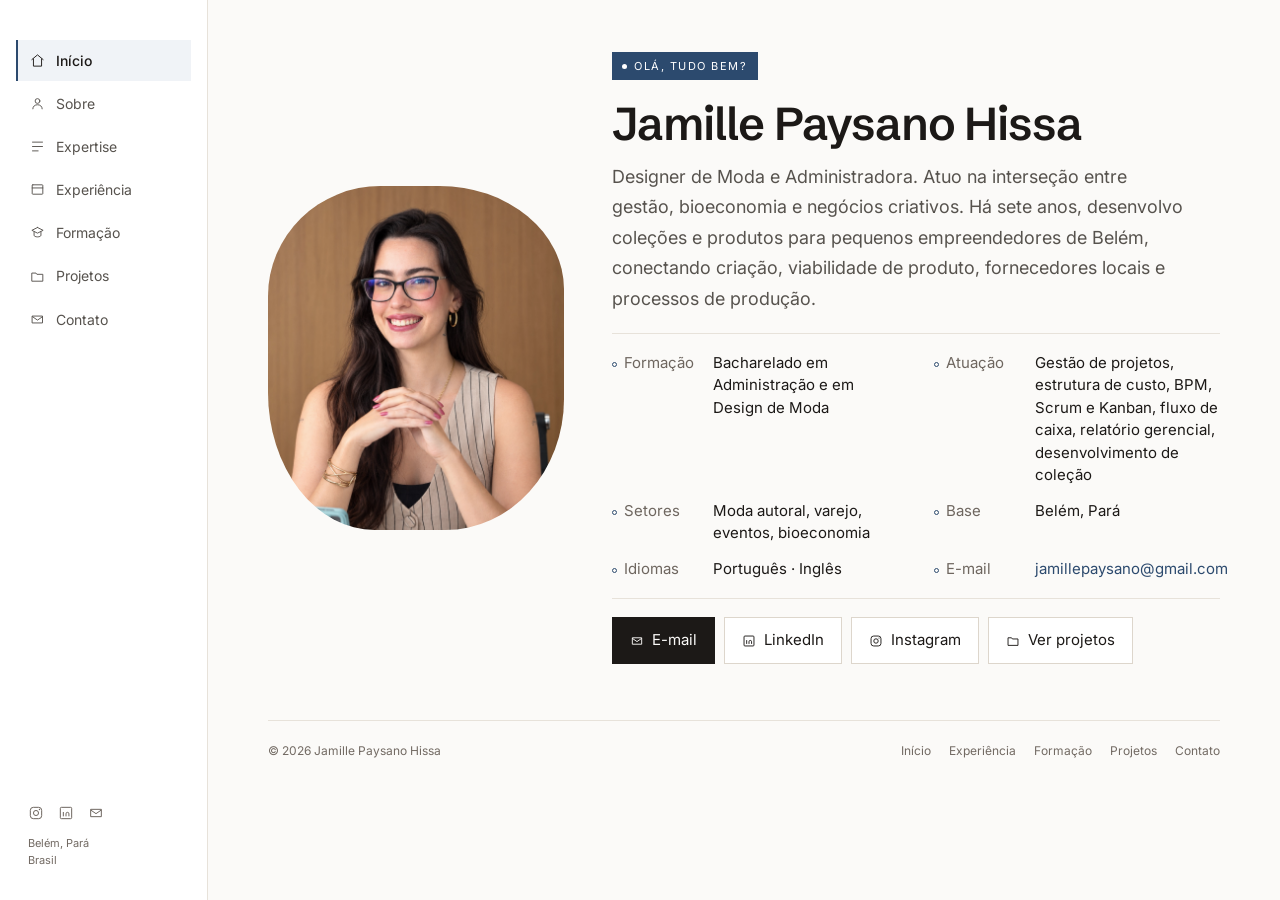
<file: index.html>
<!DOCTYPE html>
<html lang="pt-BR">
<head>
<meta charset="UTF-8">
<meta name="viewport" content="width=device-width, initial-scale=1.0">
<title>Jamille Paysano Hissa | Moda e Gestão</title>
<meta name="description" content="Designer de moda e administradora em Belém do Pará. Coleção, estamparia, processo e custo no mesmo projeto.">
<link rel="preconnect" href="https://fonts.googleapis.com">
<link rel="preconnect" href="https://fonts.gstatic.com" crossorigin>
<link href="https://fonts.googleapis.com/css2?family=Schibsted+Grotesk:wght@400;500;600;700&amp;family=Inter:wght@400;500;600&amp;display=swap" rel="stylesheet">
<link rel="stylesheet" href="css/styles.css">
</head>
<body>

<div class="shell">
  <aside class="sidebar">
    <div class="topbar">
      <a class="brand" href="index.html">
        <span class="brand-mark">Jamille<span>.</span></span>
        <span class="brand-sub">Moda &amp; Gestão</span>
      </a>
      <button class="nav-toggle" aria-label="Abrir menu" aria-expanded="false" aria-controls="nav">
        <svg viewBox="0 0 24 24" aria-hidden="true"><path d="M4 7h16M4 12h16M4 17h16"/></svg>
      </button>
    </div>

    <ul class="nav" id="nav">
      <li><a href="index.html" class="active" aria-current="page"><svg viewBox="0 0 24 24" aria-hidden="true"><path d="M3 10.5 12 3l9 7.5"/><path d="M5.5 9.5V21h13V9.5"/></svg>Início</a></li>
      <li><a href="pages/sobre.html"><svg viewBox="0 0 24 24" aria-hidden="true"><circle cx="12" cy="8" r="3.8"/><path d="M4.5 20.5c0-4.1 3.4-6.5 7.5-6.5s7.5 2.4 7.5 6.5"/></svg>Sobre</a></li>
      <li><a href="pages/expertise.html"><svg viewBox="0 0 24 24" aria-hidden="true"><path d="M4 5h16M4 12h16M4 19h9"/></svg>Expertise</a></li>
      <li><a href="pages/experiencia.html"><svg viewBox="0 0 24 24" aria-hidden="true"><rect x="3.5" y="4.5" width="17" height="15" rx="1"/><path d="M3.5 9.5h17"/></svg>Experiência</a></li>
      <li><a href="pages/formacao.html"><svg viewBox="0 0 24 24" aria-hidden="true"><path d="M12 4 3 8.5l9 4.5 9-4.5L12 4Z"/><path d="M6.5 11v5.5c0 1.4 2.5 2.5 5.5 2.5s5.5-1.1 5.5-2.5V11"/></svg>Formação</a></li>
      <li><a href="pages/projetos.html"><svg viewBox="0 0 24 24" aria-hidden="true"><path d="M3.5 6.5h6l1.5 2h9.5v11h-17z"/></svg>Projetos</a></li>
      <li><a href="pages/contato.html"><svg viewBox="0 0 24 24" aria-hidden="true"><path d="M4 6.5h16v11H4z"/><path d="m4 7.5 8 5.5 8-5.5"/></svg>Contato</a></li>
    </ul>

    <div class="sidebar-foot">
      <div class="social">
        <a href="https://www.instagram.com/jamillepaysano.stylist/" target="_blank" rel="noopener" aria-label="Instagram"><svg viewBox="0 0 24 24"><rect x="3.5" y="3.5" width="17" height="17" rx="4.5"/><circle cx="12" cy="12" r="3.8"/><circle cx="17.2" cy="6.8" r="1" fill="currentColor" stroke="none"/></svg></a>
        <a href="https://www.linkedin.com/in/jamillepaysano/" target="_blank" rel="noopener" aria-label="LinkedIn"><svg viewBox="0 0 24 24"><rect x="3.5" y="3.5" width="17" height="17" rx="1.5"/><path d="M8 10.5v6.5M8 7.4v.1M12 17v-3.8a2.2 2.2 0 0 1 4.4 0V17"/></svg></a>
        <a href="mailto:jamillepaysano@gmail.com" aria-label="E-mail"><svg viewBox="0 0 24 24"><path d="M4 6.5h16v11H4z"/><path d="m4 7.5 8 5.5 8-5.5"/></svg></a>
      </div>
      <p class="sidebar-base">Belém, Pará<br>Brasil</p>
    </div>
  </aside>

  <main class="content">
    <!-- APRESENTAÇÃO -->
    <section class="intro">
      <div class="intro-aside">
        <img class="portrait" src="assets/images/jamille-retrato.jpg"
             alt="Jamille Paysano Hissa sentada à mesa de trabalho, sorrindo, com um tablet à frente"
             width="1200" height="1800" fetchpriority="high" decoding="async">
      </div>

      <div class="intro-main">
        <p class="eyebrow status">Olá, tudo bem?</p>

        <div>
          <h1 class="display intro-name">Jamille Paysano Hissa</h1>
          <p class="lede intro-lede">
            Designer de Moda e Administradora. Atuo na interseção entre gestão,
            bioeconomia e negócios criativos. Há sete anos, desenvolvo coleções e
            produtos para pequenos empreendedores de Belém, conectando criação,
            viabilidade de produto, fornecedores locais e processos de produção.
          </p>
        </div>

        <dl class="spec">
          <div class="spec-row"><dt>Formação</dt><dd>Bacharelado em Administração e em Design de Moda</dd></div>
          <div class="spec-row"><dt>Atuação</dt><dd>Gestão de projetos, estrutura de custo, BPM, Scrum e Kanban, fluxo de caixa, relatório gerencial, desenvolvimento de coleção</dd></div>
          <div class="spec-row"><dt>Setores</dt><dd>Moda autoral, varejo, eventos, bioeconomia</dd></div>
          <div class="spec-row"><dt>Base</dt><dd>Belém, Pará</dd></div>
          <div class="spec-row"><dt>Idiomas</dt><dd>Português · Inglês</dd></div>
          <div class="spec-row"><dt>E-mail</dt><dd><a href="mailto:jamillepaysano@gmail.com">jamillepaysano@gmail.com</a></dd></div>
        </dl>

        <div class="actions">
          <a class="btn btn-solid" href="mailto:jamillepaysano@gmail.com">
            <svg viewBox="0 0 24 24" aria-hidden="true"><path d="M4 6.5h16v11H4z"/><path d="m4 7.5 8 5.5 8-5.5"/></svg>
            E-mail
          </a>
          <a class="btn btn-ghost" href="https://www.linkedin.com/in/jamillepaysano/" target="_blank" rel="noopener">
            <svg viewBox="0 0 24 24" aria-hidden="true"><rect x="3.5" y="3.5" width="17" height="17" rx="1.5"/><path d="M8 10.5v6.5M8 7.4v.1M12 17v-3.8a2.2 2.2 0 0 1 4.4 0V17"/></svg>
            LinkedIn
          </a>
          <a class="btn btn-ghost" href="https://www.instagram.com/jamillepaysano.stylist/" target="_blank" rel="noopener">
            <svg viewBox="0 0 24 24" aria-hidden="true"><rect x="3.5" y="3.5" width="17" height="17" rx="4.5"/><circle cx="12" cy="12" r="3.8"/><circle cx="17.2" cy="6.8" r="1" fill="currentColor" stroke="none"/></svg>
            Instagram
          </a>
          <a class="btn btn-ghost" href="pages/projetos.html">
            <svg viewBox="0 0 24 24" aria-hidden="true"><path d="M3.5 6.5h6l1.5 2h9.5v11h-17z"/></svg>
            Ver projetos
          </a>
        </div>
      </div>
    </section>

    <div class="foot">
      <span>© <span data-year></span> Jamille Paysano Hissa</span>
      <div class="foot-links">
        <a href="index.html">Início</a>
        <a href="pages/experiencia.html">Experiência</a>
        <a href="pages/formacao.html">Formação</a>
        <a href="pages/projetos.html">Projetos</a>
        <a href="pages/contato.html">Contato</a>
      </div>
    </div>
  </main>
</div>

<script src="js/script.js"></script>
</body>
</html>
</file>
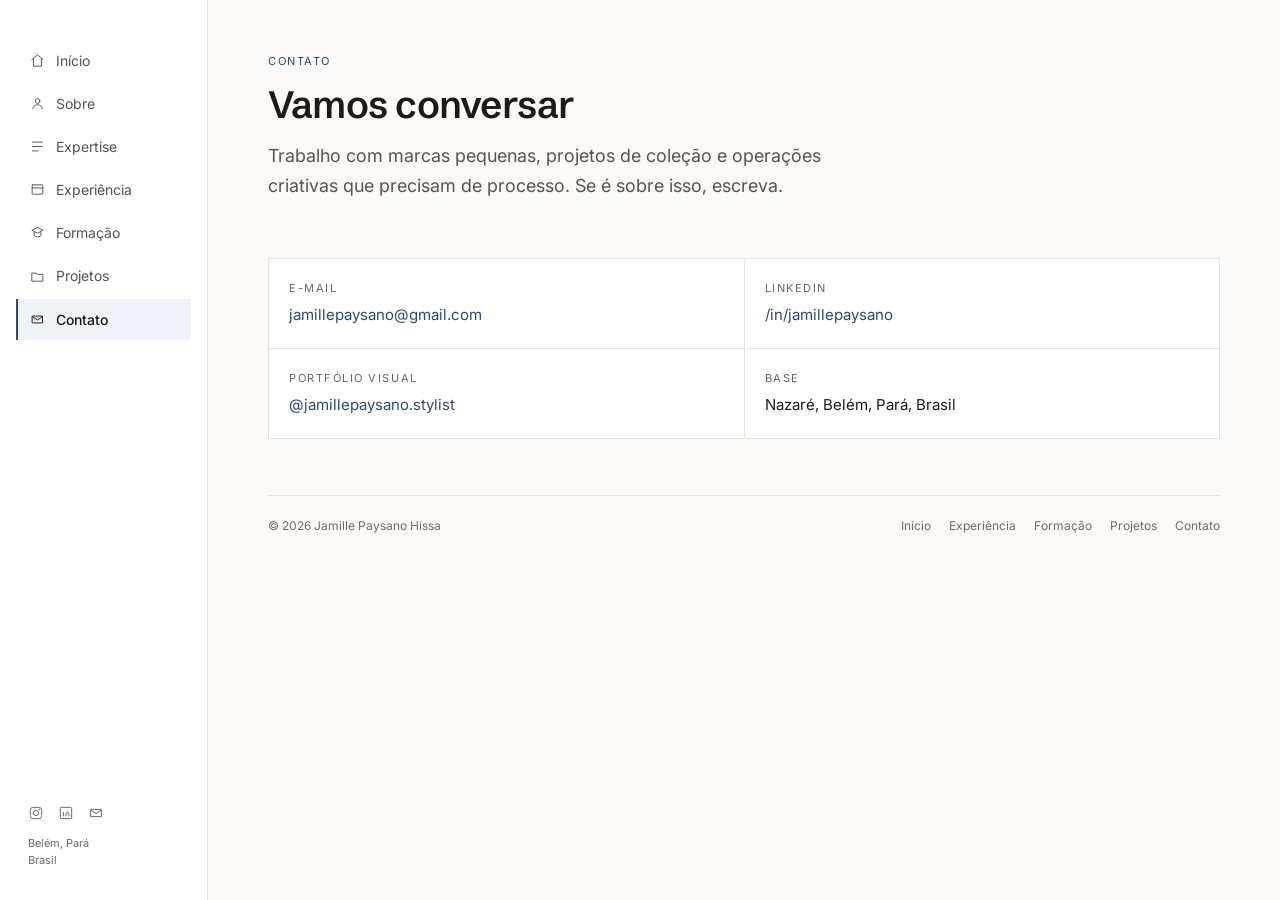
<file: pages/contato.html>
<!DOCTYPE html>
<html lang="pt-BR">
<head>
<meta charset="UTF-8">
<meta name="viewport" content="width=device-width, initial-scale=1.0">
<title>Contato | Jamille Paysano Hissa</title>
<meta name="description" content="Como falar com Jamille Paysano Hissa. Belém, Pará.">
<link rel="preconnect" href="https://fonts.googleapis.com">
<link rel="preconnect" href="https://fonts.gstatic.com" crossorigin>
<link href="https://fonts.googleapis.com/css2?family=Schibsted+Grotesk:wght@400;500;600;700&amp;family=Inter:wght@400;500;600&amp;display=swap" rel="stylesheet">
<link rel="stylesheet" href="../css/styles.css">
</head>
<body>

<div class="shell">
  <aside class="sidebar">
    <div class="topbar">
      <a class="brand" href="../index.html">
        <span class="brand-mark">Jamille<span>.</span></span>
        <span class="brand-sub">Moda &amp; Gestão</span>
      </a>
      <button class="nav-toggle" aria-label="Abrir menu" aria-expanded="false" aria-controls="nav">
        <svg viewBox="0 0 24 24" aria-hidden="true"><path d="M4 7h16M4 12h16M4 17h16"/></svg>
      </button>
    </div>

    <ul class="nav" id="nav">
      <li><a href="../index.html"><svg viewBox="0 0 24 24" aria-hidden="true"><path d="M3 10.5 12 3l9 7.5"/><path d="M5.5 9.5V21h13V9.5"/></svg>Início</a></li>
      <li><a href="sobre.html"><svg viewBox="0 0 24 24" aria-hidden="true"><circle cx="12" cy="8" r="3.8"/><path d="M4.5 20.5c0-4.1 3.4-6.5 7.5-6.5s7.5 2.4 7.5 6.5"/></svg>Sobre</a></li>
      <li><a href="expertise.html"><svg viewBox="0 0 24 24" aria-hidden="true"><path d="M4 5h16M4 12h16M4 19h9"/></svg>Expertise</a></li>
      <li><a href="experiencia.html"><svg viewBox="0 0 24 24" aria-hidden="true"><rect x="3.5" y="4.5" width="17" height="15" rx="1"/><path d="M3.5 9.5h17"/></svg>Experiência</a></li>
      <li><a href="formacao.html"><svg viewBox="0 0 24 24" aria-hidden="true"><path d="M12 4 3 8.5l9 4.5 9-4.5L12 4Z"/><path d="M6.5 11v5.5c0 1.4 2.5 2.5 5.5 2.5s5.5-1.1 5.5-2.5V11"/></svg>Formação</a></li>
      <li><a href="projetos.html"><svg viewBox="0 0 24 24" aria-hidden="true"><path d="M3.5 6.5h6l1.5 2h9.5v11h-17z"/></svg>Projetos</a></li>
      <li><a href="contato.html" class="active" aria-current="page"><svg viewBox="0 0 24 24" aria-hidden="true"><path d="M4 6.5h16v11H4z"/><path d="m4 7.5 8 5.5 8-5.5"/></svg>Contato</a></li>
    </ul>

    <div class="sidebar-foot">
      <div class="social">
        <a href="https://www.instagram.com/jamillepaysano.stylist/" target="_blank" rel="noopener" aria-label="Instagram"><svg viewBox="0 0 24 24"><rect x="3.5" y="3.5" width="17" height="17" rx="4.5"/><circle cx="12" cy="12" r="3.8"/><circle cx="17.2" cy="6.8" r="1" fill="currentColor" stroke="none"/></svg></a>
        <a href="https://www.linkedin.com/in/jamillepaysano/" target="_blank" rel="noopener" aria-label="LinkedIn"><svg viewBox="0 0 24 24"><rect x="3.5" y="3.5" width="17" height="17" rx="1.5"/><path d="M8 10.5v6.5M8 7.4v.1M12 17v-3.8a2.2 2.2 0 0 1 4.4 0V17"/></svg></a>
        <a href="mailto:jamillepaysano@gmail.com" aria-label="E-mail"><svg viewBox="0 0 24 24"><path d="M4 6.5h16v11H4z"/><path d="m4 7.5 8 5.5 8-5.5"/></svg></a>
      </div>
      <p class="sidebar-base">Belém, Pará<br>Brasil</p>
    </div>
  </aside>

  <main class="content">
    <section class="page-head">
      <p class="eyebrow">Contato</p>
      <h1 class="display">Vamos conversar</h1>
      <p class="lede">Trabalho com marcas pequenas, projetos de coleção e operações criativas que precisam de processo. Se é sobre isso, escreva.</p>
    </section>

    <section class="block">
      <div class="contact-grid reveal">
        <div class="contact-cell">
          <span class="eyebrow">E-mail</span>
          <a href="mailto:jamillepaysano@gmail.com">jamillepaysano@gmail.com</a>
        </div>
        <div class="contact-cell">
          <span class="eyebrow">LinkedIn</span>
          <a href="https://www.linkedin.com/in/jamillepaysano/" target="_blank" rel="noopener">/in/jamillepaysano</a>
        </div>
        <div class="contact-cell">
          <span class="eyebrow">Portfólio visual</span>
          <a href="https://www.instagram.com/jamillepaysano.stylist/" target="_blank" rel="noopener">@jamillepaysano.stylist</a>
        </div>
        <div class="contact-cell">
          <span class="eyebrow">Base</span>
          <p>Nazaré, Belém, Pará, Brasil</p>
        </div>
      </div>
    </section>

    <div class="foot">
      <span>© <span data-year></span> Jamille Paysano Hissa</span>
      <div class="foot-links">
        <a href="../index.html">Início</a>
        <a href="experiencia.html">Experiência</a>
        <a href="formacao.html">Formação</a>
        <a href="projetos.html">Projetos</a>
        <a href="contato.html">Contato</a>
      </div>
    </div>
  </main>
</div>

<script src="../js/script.js"></script>
</body>
</html>
</file>
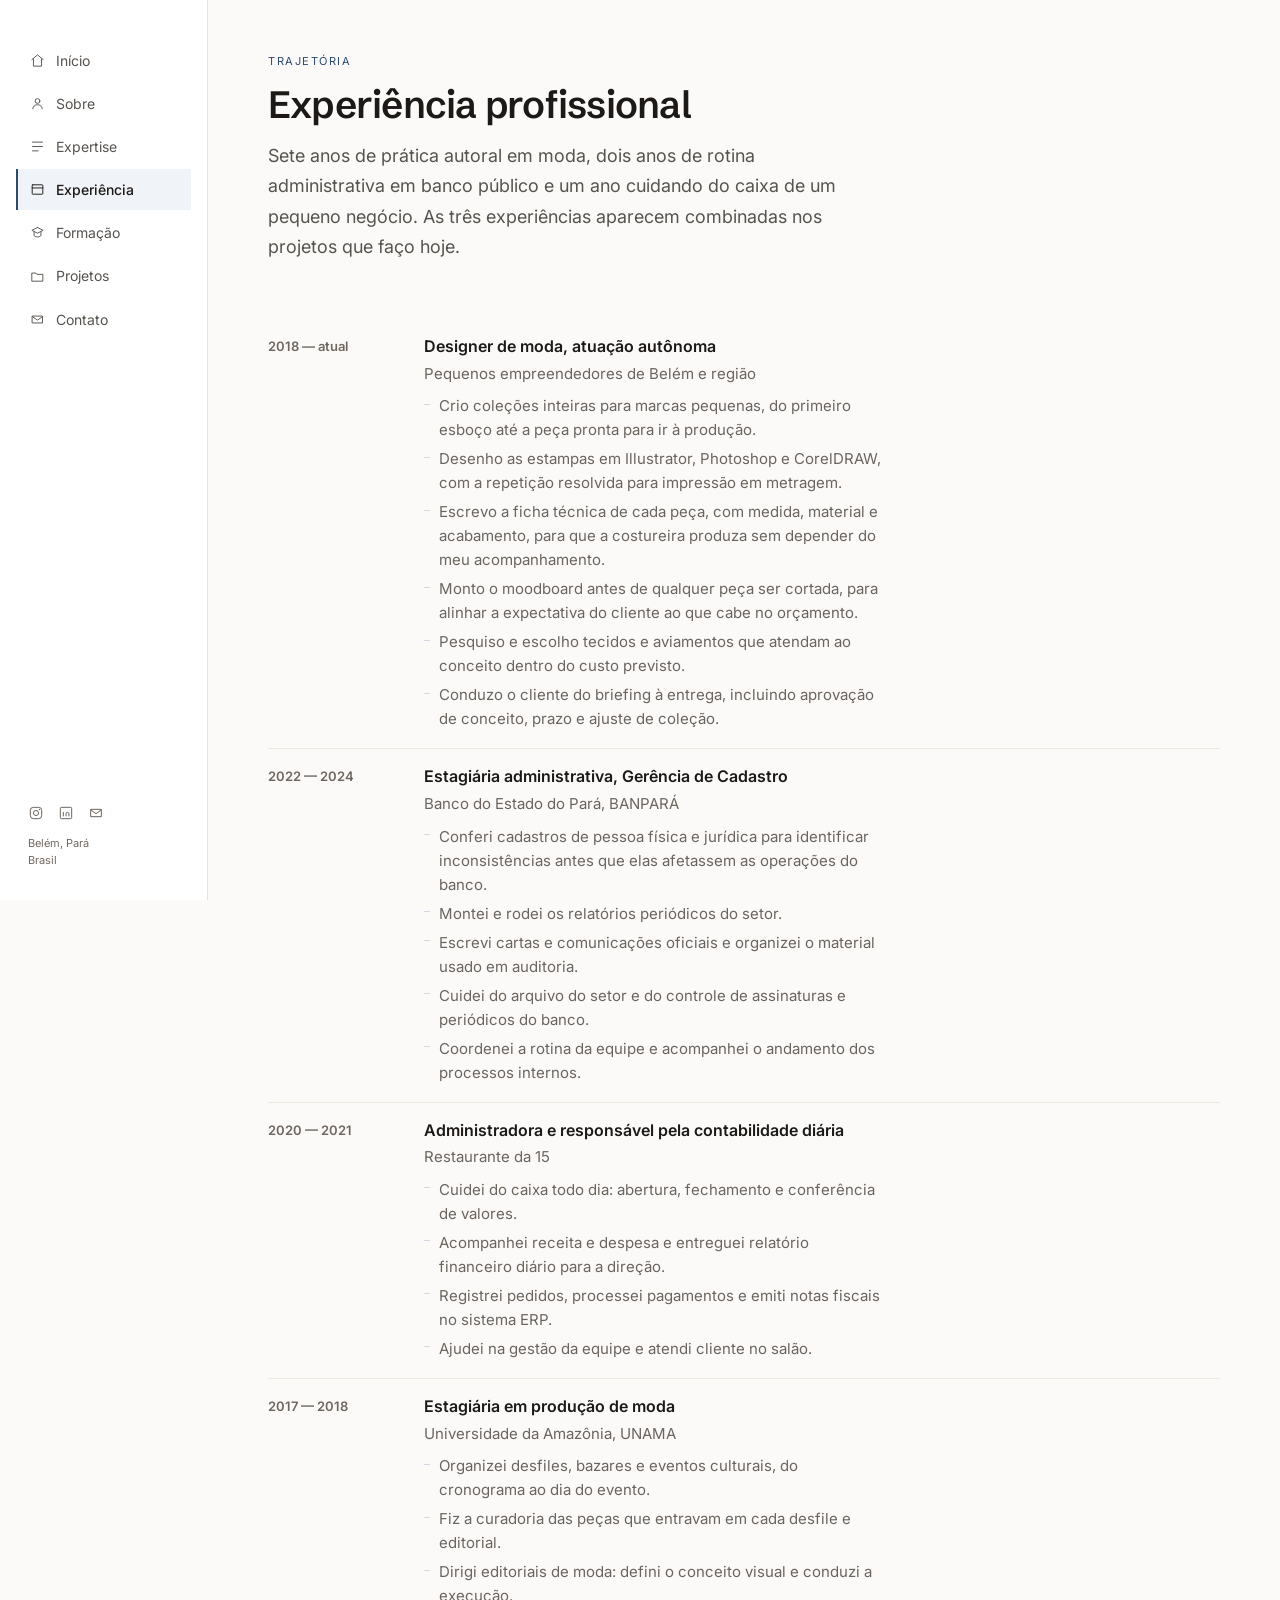
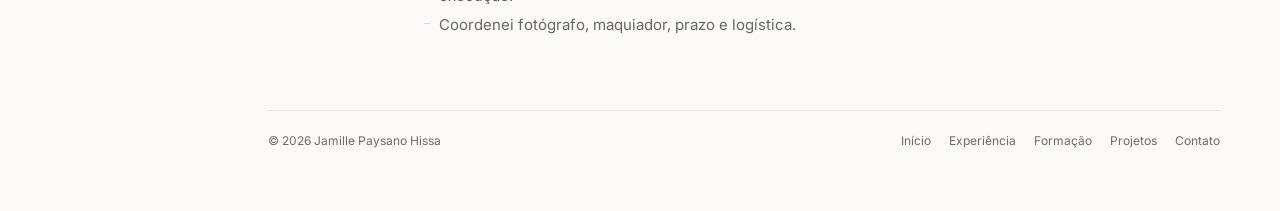
<file: pages/experiencia.html>
<!DOCTYPE html>
<html lang="pt-BR">
<head>
<meta charset="UTF-8">
<meta name="viewport" content="width=device-width, initial-scale=1.0">
<title>Experiência | Jamille Paysano Hissa</title>
<meta name="description" content="Trajetória profissional de Jamille Paysano Hissa: moda autoral, banco público e gestão de caixa.">
<link rel="preconnect" href="https://fonts.googleapis.com">
<link rel="preconnect" href="https://fonts.gstatic.com" crossorigin>
<link href="https://fonts.googleapis.com/css2?family=Schibsted+Grotesk:wght@400;500;600;700&amp;family=Inter:wght@400;500;600&amp;display=swap" rel="stylesheet">
<link rel="stylesheet" href="../css/styles.css">
</head>
<body>

<div class="shell">
  <aside class="sidebar">
    <div class="topbar">
      <a class="brand" href="../index.html">
        <span class="brand-mark">Jamille<span>.</span></span>
        <span class="brand-sub">Moda &amp; Gestão</span>
      </a>
      <button class="nav-toggle" aria-label="Abrir menu" aria-expanded="false" aria-controls="nav">
        <svg viewBox="0 0 24 24" aria-hidden="true"><path d="M4 7h16M4 12h16M4 17h16"/></svg>
      </button>
    </div>

    <ul class="nav" id="nav">
      <li><a href="../index.html"><svg viewBox="0 0 24 24" aria-hidden="true"><path d="M3 10.5 12 3l9 7.5"/><path d="M5.5 9.5V21h13V9.5"/></svg>Início</a></li>
      <li><a href="sobre.html"><svg viewBox="0 0 24 24" aria-hidden="true"><circle cx="12" cy="8" r="3.8"/><path d="M4.5 20.5c0-4.1 3.4-6.5 7.5-6.5s7.5 2.4 7.5 6.5"/></svg>Sobre</a></li>
      <li><a href="expertise.html"><svg viewBox="0 0 24 24" aria-hidden="true"><path d="M4 5h16M4 12h16M4 19h9"/></svg>Expertise</a></li>
      <li><a href="experiencia.html" class="active" aria-current="page"><svg viewBox="0 0 24 24" aria-hidden="true"><rect x="3.5" y="4.5" width="17" height="15" rx="1"/><path d="M3.5 9.5h17"/></svg>Experiência</a></li>
      <li><a href="formacao.html"><svg viewBox="0 0 24 24" aria-hidden="true"><path d="M12 4 3 8.5l9 4.5 9-4.5L12 4Z"/><path d="M6.5 11v5.5c0 1.4 2.5 2.5 5.5 2.5s5.5-1.1 5.5-2.5V11"/></svg>Formação</a></li>
      <li><a href="projetos.html"><svg viewBox="0 0 24 24" aria-hidden="true"><path d="M3.5 6.5h6l1.5 2h9.5v11h-17z"/></svg>Projetos</a></li>
      <li><a href="contato.html"><svg viewBox="0 0 24 24" aria-hidden="true"><path d="M4 6.5h16v11H4z"/><path d="m4 7.5 8 5.5 8-5.5"/></svg>Contato</a></li>
    </ul>

    <div class="sidebar-foot">
      <div class="social">
        <a href="https://www.instagram.com/jamillepaysano.stylist/" target="_blank" rel="noopener" aria-label="Instagram"><svg viewBox="0 0 24 24"><rect x="3.5" y="3.5" width="17" height="17" rx="4.5"/><circle cx="12" cy="12" r="3.8"/><circle cx="17.2" cy="6.8" r="1" fill="currentColor" stroke="none"/></svg></a>
        <a href="https://www.linkedin.com/in/jamillepaysano/" target="_blank" rel="noopener" aria-label="LinkedIn"><svg viewBox="0 0 24 24"><rect x="3.5" y="3.5" width="17" height="17" rx="1.5"/><path d="M8 10.5v6.5M8 7.4v.1M12 17v-3.8a2.2 2.2 0 0 1 4.4 0V17"/></svg></a>
        <a href="mailto:jamillepaysano@gmail.com" aria-label="E-mail"><svg viewBox="0 0 24 24"><path d="M4 6.5h16v11H4z"/><path d="m4 7.5 8 5.5 8-5.5"/></svg></a>
      </div>
      <p class="sidebar-base">Belém, Pará<br>Brasil</p>
    </div>
  </aside>

  <main class="content">
    <section class="page-head">
      <p class="eyebrow">Trajetória</p>
      <h1 class="display">Experiência profissional</h1>
      <p class="lede">Sete anos de prática autoral em moda, dois anos de rotina administrativa em banco público e um ano cuidando do caixa de um pequeno negócio. As três experiências aparecem combinadas nos projetos que faço hoje.</p>
    </section>

    <section class="block">
      <div class="entries reveal">
        <article class="entry">
          <div class="entry-date">2018 — atual</div>
          <div class="entry-body">
            <h3>Designer de moda, atuação autônoma</h3>
            <p class="entry-org">Pequenos empreendedores de Belém e região</p>
            <ul>
            <li>Crio coleções inteiras para marcas pequenas, do primeiro esboço até a peça pronta para ir à produção.</li>
            <li>Desenho as estampas em Illustrator, Photoshop e CorelDRAW, com a repetição resolvida para impressão em metragem.</li>
            <li>Escrevo a ficha técnica de cada peça, com medida, material e acabamento, para que a costureira produza sem depender do meu acompanhamento.</li>
            <li>Monto o moodboard antes de qualquer peça ser cortada, para alinhar a expectativa do cliente ao que cabe no orçamento.</li>
            <li>Pesquiso e escolho tecidos e aviamentos que atendam ao conceito dentro do custo previsto.</li>
            <li>Conduzo o cliente do briefing à entrega, incluindo aprovação de conceito, prazo e ajuste de coleção.</li>
            </ul>
          </div>
        </article>
        <article class="entry">
          <div class="entry-date">2022 — 2024</div>
          <div class="entry-body">
            <h3>Estagiária administrativa, Gerência de Cadastro</h3>
            <p class="entry-org">Banco do Estado do Pará, BANPARÁ</p>
            <ul>
            <li>Conferi cadastros de pessoa física e jurídica para identificar inconsistências antes que elas afetassem as operações do banco.</li>
            <li>Montei e rodei os relatórios periódicos do setor.</li>
            <li>Escrevi cartas e comunicações oficiais e organizei o material usado em auditoria.</li>
            <li>Cuidei do arquivo do setor e do controle de assinaturas e periódicos do banco.</li>
            <li>Coordenei a rotina da equipe e acompanhei o andamento dos processos internos.</li>
            </ul>
          </div>
        </article>
        <article class="entry">
          <div class="entry-date">2020 — 2021</div>
          <div class="entry-body">
            <h3>Administradora e responsável pela contabilidade diária</h3>
            <p class="entry-org">Restaurante da 15</p>
            <ul>
            <li>Cuidei do caixa todo dia: abertura, fechamento e conferência de valores.</li>
            <li>Acompanhei receita e despesa e entreguei relatório financeiro diário para a direção.</li>
            <li>Registrei pedidos, processei pagamentos e emiti notas fiscais no sistema ERP.</li>
            <li>Ajudei na gestão da equipe e atendi cliente no salão.</li>
            </ul>
          </div>
        </article>
        <article class="entry">
          <div class="entry-date">2017 — 2018</div>
          <div class="entry-body">
            <h3>Estagiária em produção de moda</h3>
            <p class="entry-org">Universidade da Amazônia, UNAMA</p>
            <ul>
            <li>Organizei desfiles, bazares e eventos culturais, do cronograma ao dia do evento.</li>
            <li>Fiz a curadoria das peças que entravam em cada desfile e editorial.</li>
            <li>Dirigi editoriais de moda: defini o conceito visual e conduzi a execução.</li>
            <li>Coordenei fotógrafo, maquiador, prazo e logística.</li>
            </ul>
          </div>
        </article>
      </div>
    </section>

    <div class="foot">
      <span>© <span data-year></span> Jamille Paysano Hissa</span>
      <div class="foot-links">
        <a href="../index.html">Início</a>
        <a href="experiencia.html">Experiência</a>
        <a href="formacao.html">Formação</a>
        <a href="projetos.html">Projetos</a>
        <a href="contato.html">Contato</a>
      </div>
    </div>
  </main>
</div>

<script src="../js/script.js"></script>
</body>
</html>
</file>
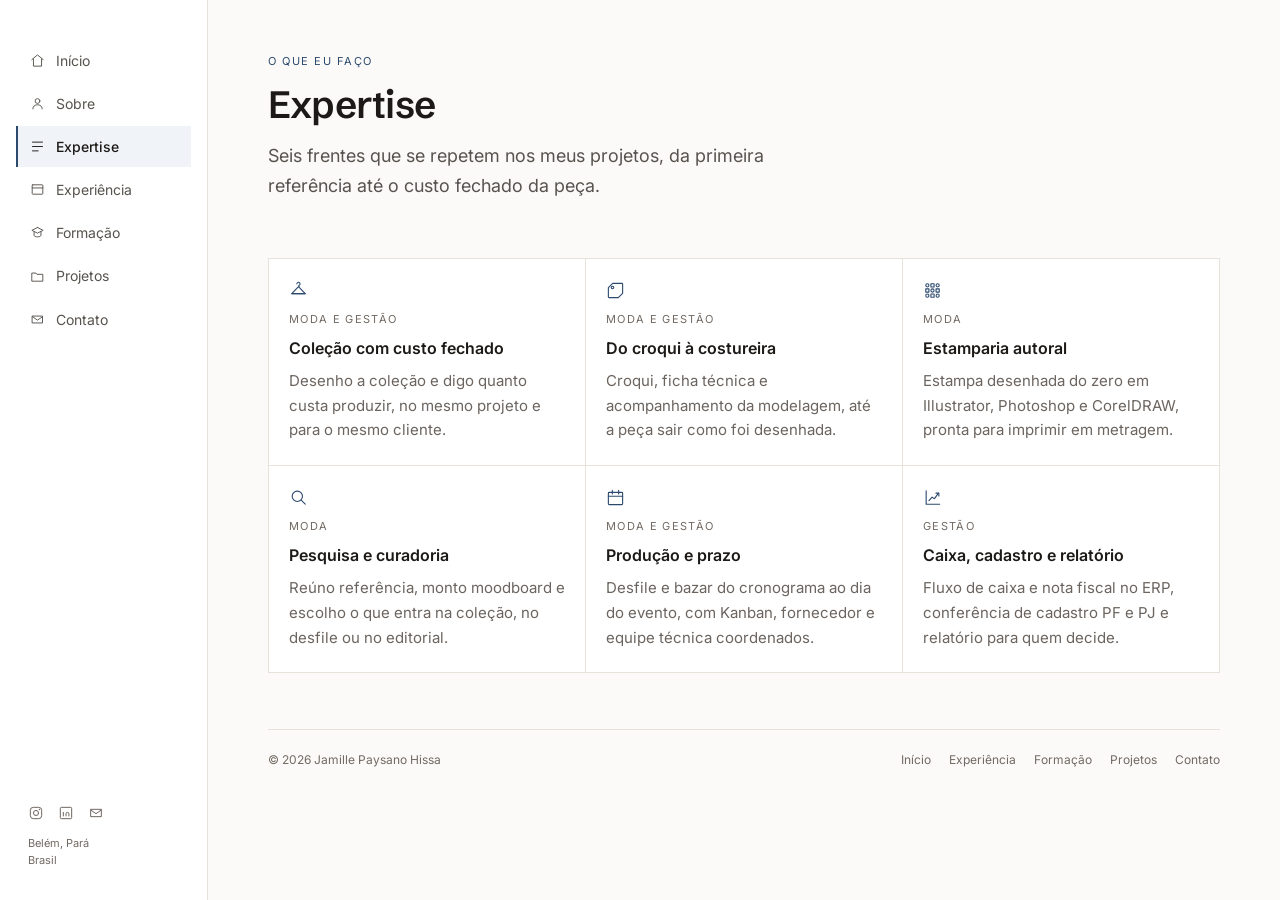
<file: pages/expertise.html>
<!DOCTYPE html>
<html lang="pt-BR">
<head>
<meta charset="UTF-8">
<meta name="viewport" content="width=device-width, initial-scale=1.0">
<title>Expertise | Jamille Paysano Hissa</title>
<meta name="description" content="O que Jamille Paysano Hissa faz: colecao com custo fechado, estamparia, producao e gestao.">
<link rel="preconnect" href="https://fonts.googleapis.com">
<link rel="preconnect" href="https://fonts.gstatic.com" crossorigin>
<link href="https://fonts.googleapis.com/css2?family=Schibsted+Grotesk:wght@400;500;600;700&amp;family=Inter:wght@400;500;600&amp;display=swap" rel="stylesheet">
<link rel="stylesheet" href="../css/styles.css">
</head>
<body>

<div class="shell">
  <aside class="sidebar">
    <div class="topbar">
      <a class="brand" href="../index.html">
        <span class="brand-mark">Jamille<span>.</span></span>
        <span class="brand-sub">Moda &amp; Gestão</span>
      </a>
      <button class="nav-toggle" aria-label="Abrir menu" aria-expanded="false" aria-controls="nav">
        <svg viewBox="0 0 24 24" aria-hidden="true"><path d="M4 7h16M4 12h16M4 17h16"/></svg>
      </button>
    </div>

    <ul class="nav" id="nav">
      <li><a href="../index.html"><svg viewBox="0 0 24 24" aria-hidden="true"><path d="M3 10.5 12 3l9 7.5"/><path d="M5.5 9.5V21h13V9.5"/></svg>Início</a></li>
      <li><a href="sobre.html"><svg viewBox="0 0 24 24" aria-hidden="true"><circle cx="12" cy="8" r="3.8"/><path d="M4.5 20.5c0-4.1 3.4-6.5 7.5-6.5s7.5 2.4 7.5 6.5"/></svg>Sobre</a></li>
      <li><a href="expertise.html" class="active" aria-current="page"><svg viewBox="0 0 24 24" aria-hidden="true"><path d="M4 5h16M4 12h16M4 19h9"/></svg>Expertise</a></li>
      <li><a href="experiencia.html"><svg viewBox="0 0 24 24" aria-hidden="true"><rect x="3.5" y="4.5" width="17" height="15" rx="1"/><path d="M3.5 9.5h17"/></svg>Experiência</a></li>
      <li><a href="formacao.html"><svg viewBox="0 0 24 24" aria-hidden="true"><path d="M12 4 3 8.5l9 4.5 9-4.5L12 4Z"/><path d="M6.5 11v5.5c0 1.4 2.5 2.5 5.5 2.5s5.5-1.1 5.5-2.5V11"/></svg>Formação</a></li>
      <li><a href="projetos.html"><svg viewBox="0 0 24 24" aria-hidden="true"><path d="M3.5 6.5h6l1.5 2h9.5v11h-17z"/></svg>Projetos</a></li>
      <li><a href="contato.html"><svg viewBox="0 0 24 24" aria-hidden="true"><path d="M4 6.5h16v11H4z"/><path d="m4 7.5 8 5.5 8-5.5"/></svg>Contato</a></li>
    </ul>

    <div class="sidebar-foot">
      <div class="social">
        <a href="https://www.instagram.com/jamillepaysano.stylist/" target="_blank" rel="noopener" aria-label="Instagram"><svg viewBox="0 0 24 24"><rect x="3.5" y="3.5" width="17" height="17" rx="4.5"/><circle cx="12" cy="12" r="3.8"/><circle cx="17.2" cy="6.8" r="1" fill="currentColor" stroke="none"/></svg></a>
        <a href="https://www.linkedin.com/in/jamillepaysano/" target="_blank" rel="noopener" aria-label="LinkedIn"><svg viewBox="0 0 24 24"><rect x="3.5" y="3.5" width="17" height="17" rx="1.5"/><path d="M8 10.5v6.5M8 7.4v.1M12 17v-3.8a2.2 2.2 0 0 1 4.4 0V17"/></svg></a>
        <a href="mailto:jamillepaysano@gmail.com" aria-label="E-mail"><svg viewBox="0 0 24 24"><path d="M4 6.5h16v11H4z"/><path d="m4 7.5 8 5.5 8-5.5"/></svg></a>
      </div>
      <p class="sidebar-base">Belém, Pará<br>Brasil</p>
    </div>
  </aside>

  <main class="content">
    <section class="page-head">
      <p class="eyebrow">O que eu faço</p>
      <h1 class="display">Expertise</h1>
      <p class="lede">Seis frentes que se repetem nos meus projetos, da primeira referência até o custo fechado da peça.</p>
    </section>

    <!-- EXPERTISE -->
    <section class="block">
      <div class="cards reveal">
        <article class="card">
          <svg viewBox="0 0 24 24" aria-hidden="true"><path d="M10 3.6a2 2 0 1 1 2.6 1.9v1.6"/><path d="M12 7.1 3.5 15.9h17L12 7.1Z"/><path d="M3.5 15.9h17"/></svg>
          <span class="card-tag">Moda e Gestão</span>
          <h3>Coleção com custo fechado</h3>
          <p>Desenho a coleção e digo quanto custa produzir, no mesmo projeto e para o mesmo cliente.</p>
        </article>
        <article class="card">
          <svg viewBox="0 0 24 24" aria-hidden="true"><path d="M3 8.5 8.5 3H20a1 1 0 0 1 1 1v11.5L15.5 21H4a1 1 0 0 1-1-1V8.5Z"/><circle cx="8.2" cy="8.2" r="1.6"/></svg>
          <span class="card-tag">Moda e Gestão</span>
          <h3>Do croqui à costureira</h3>
          <p>Croqui, ficha técnica e acompanhamento da modelagem, até a peça sair como foi desenhada.</p>
        </article>
        <article class="card">
          <svg viewBox="0 0 24 24" aria-hidden="true"><circle cx="5.5" cy="5.5" r="2"/><rect x="10" y="3.5" width="4" height="4"/><circle cx="18.5" cy="5.5" r="2"/><rect x="3.5" y="10" width="4" height="4"/><circle cx="12" cy="12" r="2"/><rect x="16.5" y="10" width="4" height="4"/><circle cx="5.5" cy="18.5" r="2"/><rect x="10" y="16.5" width="4" height="4"/><circle cx="18.5" cy="18.5" r="2"/></svg>
          <span class="card-tag">Moda</span>
          <h3>Estamparia autoral</h3>
          <p>Estampa desenhada do zero em Illustrator, Photoshop e CorelDRAW, pronta para imprimir em metragem.</p>
        </article>
        <article class="card">
          <svg viewBox="0 0 24 24" aria-hidden="true"><circle cx="10.5" cy="10.5" r="6.5"/><path d="m15.4 15.4 5.1 5.1"/></svg>
          <span class="card-tag">Moda</span>
          <h3>Pesquisa e curadoria</h3>
          <p>Reúno referência, monto moodboard e escolho o que entra na coleção, no desfile ou no editorial.</p>
        </article>
        <article class="card">
          <svg viewBox="0 0 24 24" aria-hidden="true"><rect x="3" y="5.5" width="18" height="15.5" rx="1"/><path d="M3 10.5h18M8 3v4.5M16 3v4.5"/></svg>
          <span class="card-tag">Moda e Gestão</span>
          <h3>Produção e prazo</h3>
          <p>Desfile e bazar do cronograma ao dia do evento, com Kanban, fornecedor e equipe técnica coordenados.</p>
        </article>
        <article class="card">
          <svg viewBox="0 0 24 24" aria-hidden="true"><path d="M4 3.5v17h17"/><path d="m7.5 16 4-4.5 3 2 5-7"/><path d="M16.4 6.5H20v3.6"/></svg>
          <span class="card-tag">Gestão</span>
          <h3>Caixa, cadastro e relatório</h3>
          <p>Fluxo de caixa e nota fiscal no ERP, conferência de cadastro PF e PJ e relatório para quem decide.</p>
        </article>
      </div>
    </section>
    <div class="foot">
      <span>© <span data-year></span> Jamille Paysano Hissa</span>
      <div class="foot-links">
        <a href="../index.html">Início</a>
        <a href="experiencia.html">Experiência</a>
        <a href="formacao.html">Formação</a>
        <a href="projetos.html">Projetos</a>
        <a href="contato.html">Contato</a>
      </div>
    </div>
  </main>
</div>

<script src="../js/script.js"></script>
</body>
</html>
</file>
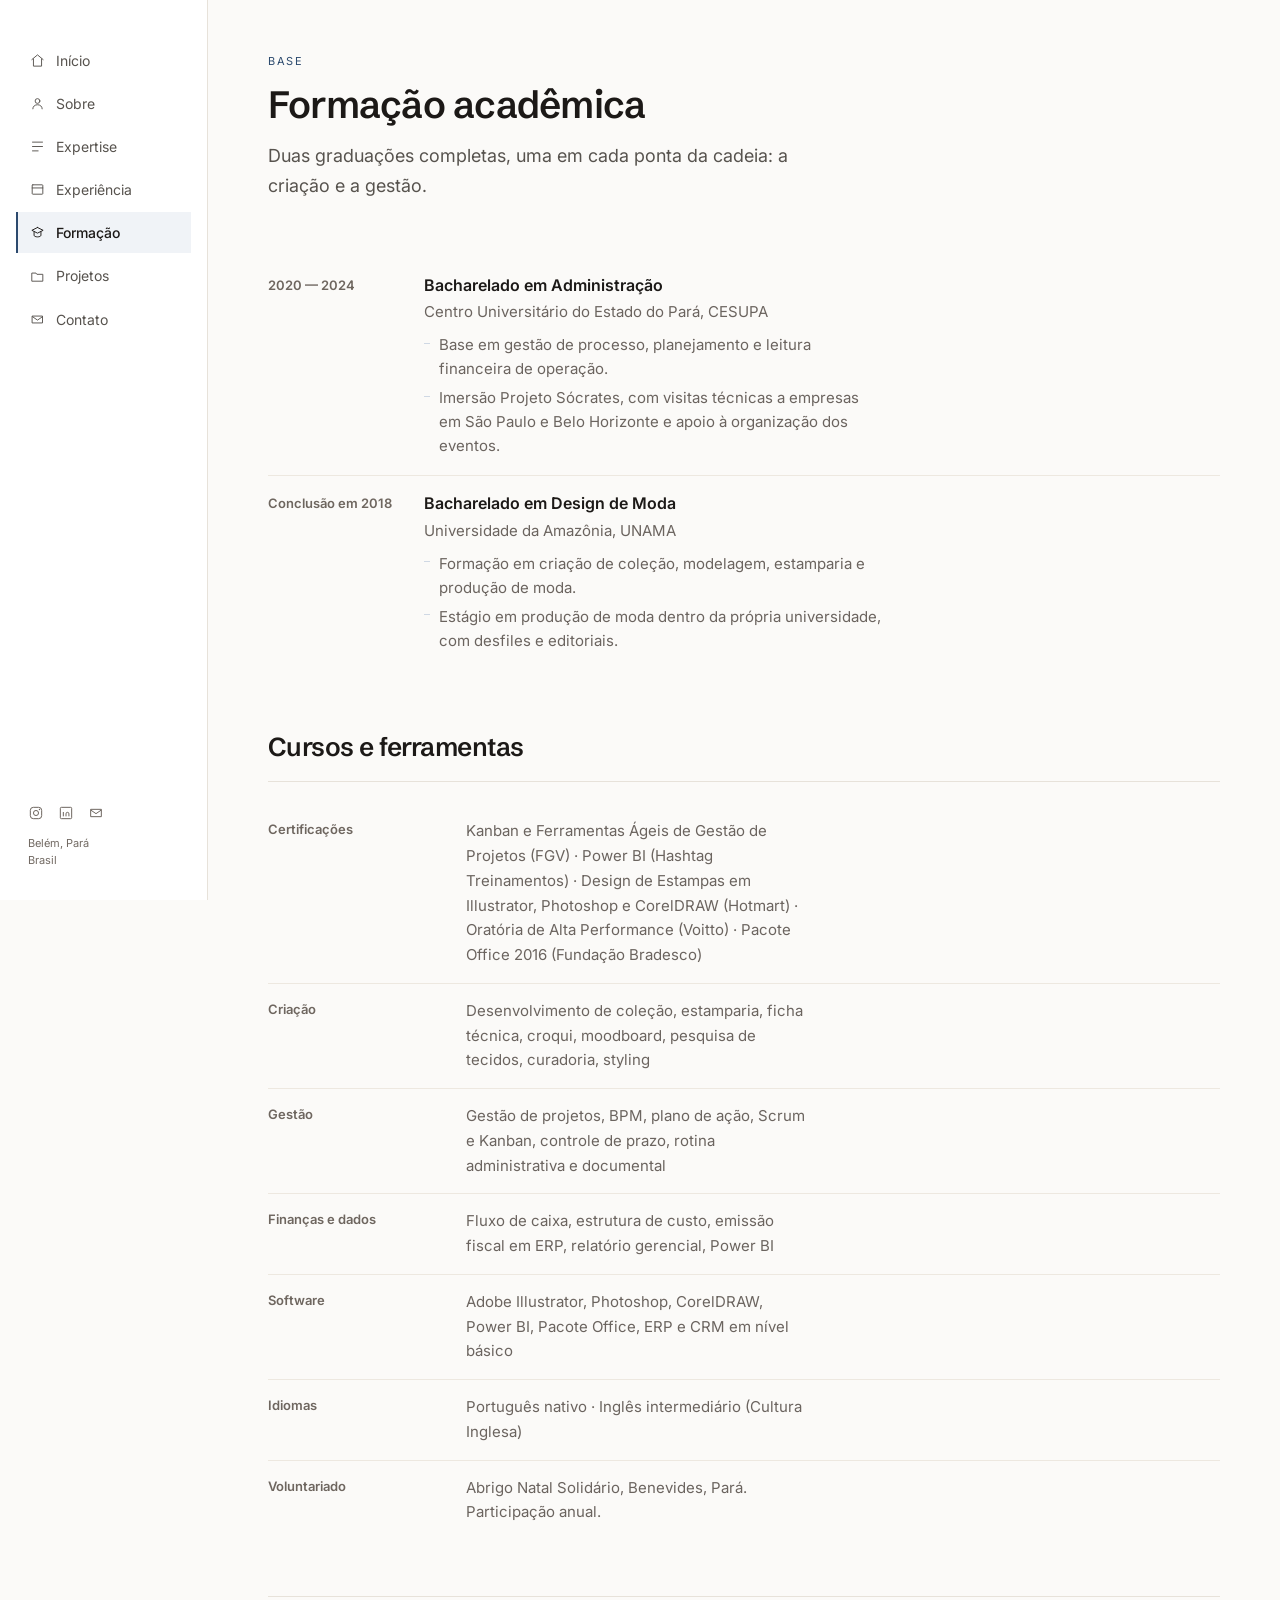
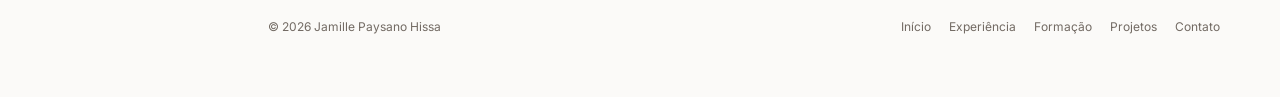
<file: pages/formacao.html>
<!DOCTYPE html>
<html lang="pt-BR">
<head>
<meta charset="UTF-8">
<meta name="viewport" content="width=device-width, initial-scale=1.0">
<title>Formação | Jamille Paysano Hissa</title>
<meta name="description" content="Formação acadêmica, certificações e ferramentas de Jamille Paysano Hissa.">
<link rel="preconnect" href="https://fonts.googleapis.com">
<link rel="preconnect" href="https://fonts.gstatic.com" crossorigin>
<link href="https://fonts.googleapis.com/css2?family=Schibsted+Grotesk:wght@400;500;600;700&amp;family=Inter:wght@400;500;600&amp;display=swap" rel="stylesheet">
<link rel="stylesheet" href="../css/styles.css">
</head>
<body>

<div class="shell">
  <aside class="sidebar">
    <div class="topbar">
      <a class="brand" href="../index.html">
        <span class="brand-mark">Jamille<span>.</span></span>
        <span class="brand-sub">Moda &amp; Gestão</span>
      </a>
      <button class="nav-toggle" aria-label="Abrir menu" aria-expanded="false" aria-controls="nav">
        <svg viewBox="0 0 24 24" aria-hidden="true"><path d="M4 7h16M4 12h16M4 17h16"/></svg>
      </button>
    </div>

    <ul class="nav" id="nav">
      <li><a href="../index.html"><svg viewBox="0 0 24 24" aria-hidden="true"><path d="M3 10.5 12 3l9 7.5"/><path d="M5.5 9.5V21h13V9.5"/></svg>Início</a></li>
      <li><a href="sobre.html"><svg viewBox="0 0 24 24" aria-hidden="true"><circle cx="12" cy="8" r="3.8"/><path d="M4.5 20.5c0-4.1 3.4-6.5 7.5-6.5s7.5 2.4 7.5 6.5"/></svg>Sobre</a></li>
      <li><a href="expertise.html"><svg viewBox="0 0 24 24" aria-hidden="true"><path d="M4 5h16M4 12h16M4 19h9"/></svg>Expertise</a></li>
      <li><a href="experiencia.html"><svg viewBox="0 0 24 24" aria-hidden="true"><rect x="3.5" y="4.5" width="17" height="15" rx="1"/><path d="M3.5 9.5h17"/></svg>Experiência</a></li>
      <li><a href="formacao.html" class="active" aria-current="page"><svg viewBox="0 0 24 24" aria-hidden="true"><path d="M12 4 3 8.5l9 4.5 9-4.5L12 4Z"/><path d="M6.5 11v5.5c0 1.4 2.5 2.5 5.5 2.5s5.5-1.1 5.5-2.5V11"/></svg>Formação</a></li>
      <li><a href="projetos.html"><svg viewBox="0 0 24 24" aria-hidden="true"><path d="M3.5 6.5h6l1.5 2h9.5v11h-17z"/></svg>Projetos</a></li>
      <li><a href="contato.html"><svg viewBox="0 0 24 24" aria-hidden="true"><path d="M4 6.5h16v11H4z"/><path d="m4 7.5 8 5.5 8-5.5"/></svg>Contato</a></li>
    </ul>

    <div class="sidebar-foot">
      <div class="social">
        <a href="https://www.instagram.com/jamillepaysano.stylist/" target="_blank" rel="noopener" aria-label="Instagram"><svg viewBox="0 0 24 24"><rect x="3.5" y="3.5" width="17" height="17" rx="4.5"/><circle cx="12" cy="12" r="3.8"/><circle cx="17.2" cy="6.8" r="1" fill="currentColor" stroke="none"/></svg></a>
        <a href="https://www.linkedin.com/in/jamillepaysano/" target="_blank" rel="noopener" aria-label="LinkedIn"><svg viewBox="0 0 24 24"><rect x="3.5" y="3.5" width="17" height="17" rx="1.5"/><path d="M8 10.5v6.5M8 7.4v.1M12 17v-3.8a2.2 2.2 0 0 1 4.4 0V17"/></svg></a>
        <a href="mailto:jamillepaysano@gmail.com" aria-label="E-mail"><svg viewBox="0 0 24 24"><path d="M4 6.5h16v11H4z"/><path d="m4 7.5 8 5.5 8-5.5"/></svg></a>
      </div>
      <p class="sidebar-base">Belém, Pará<br>Brasil</p>
    </div>
  </aside>

  <main class="content">
    <section class="page-head">
      <p class="eyebrow">Base</p>
      <h1 class="display">Formação acadêmica</h1>
      <p class="lede">Duas graduações completas, uma em cada ponta da cadeia: a criação e a gestão.</p>
    </section>

    <section class="block">
      <div class="entries reveal">
        <article class="entry">
          <div class="entry-date">2020 — 2024</div>
          <div class="entry-body">
            <h3>Bacharelado em Administração</h3>
            <p class="entry-org">Centro Universitário do Estado do Pará, CESUPA</p>
            <ul>
            <li>Base em gestão de processo, planejamento e leitura financeira de operação.</li>
            <li>Imersão Projeto Sócrates, com visitas técnicas a empresas em São Paulo e Belo Horizonte e apoio à organização dos eventos.</li>
            </ul>
          </div>
        </article>
        <article class="entry">
          <div class="entry-date">Conclusão em 2018</div>
          <div class="entry-body">
            <h3>Bacharelado em Design de Moda</h3>
            <p class="entry-org">Universidade da Amazônia, UNAMA</p>
            <ul>
            <li>Formação em criação de coleção, modelagem, estamparia e produção de moda.</li>
            <li>Estágio em produção de moda dentro da própria universidade, com desfiles e editoriais.</li>
            </ul>
          </div>
        </article>
      </div>
    </section>

    <section class="block">
      <div class="block-head">
        <h2 class="block-title">Cursos e ferramentas</h2>
      </div>
      <dl class="skills reveal">
        <div class="skill-row"><dt>Certificações</dt><dd>Kanban e Ferramentas Ágeis de Gestão de Projetos (FGV) · Power BI (Hashtag Treinamentos) · Design de Estampas em Illustrator, Photoshop e CorelDRAW (Hotmart) · Oratória de Alta Performance (Voitto) · Pacote Office 2016 (Fundação Bradesco)</dd></div>
        <div class="skill-row"><dt>Criação</dt><dd>Desenvolvimento de coleção, estamparia, ficha técnica, croqui, moodboard, pesquisa de tecidos, curadoria, styling</dd></div>
        <div class="skill-row"><dt>Gestão</dt><dd>Gestão de projetos, BPM, plano de ação, Scrum e Kanban, controle de prazo, rotina administrativa e documental</dd></div>
        <div class="skill-row"><dt>Finanças e dados</dt><dd>Fluxo de caixa, estrutura de custo, emissão fiscal em ERP, relatório gerencial, Power BI</dd></div>
        <div class="skill-row"><dt>Software</dt><dd>Adobe Illustrator, Photoshop, CorelDRAW, Power BI, Pacote Office, ERP e CRM em nível básico</dd></div>
        <div class="skill-row"><dt>Idiomas</dt><dd>Português nativo · Inglês intermediário (Cultura Inglesa)</dd></div>
        <div class="skill-row"><dt>Voluntariado</dt><dd>Abrigo Natal Solidário, Benevides, Pará. Participação anual.</dd></div>
      </dl>
    </section>

    <div class="foot">
      <span>© <span data-year></span> Jamille Paysano Hissa</span>
      <div class="foot-links">
        <a href="../index.html">Início</a>
        <a href="experiencia.html">Experiência</a>
        <a href="formacao.html">Formação</a>
        <a href="projetos.html">Projetos</a>
        <a href="contato.html">Contato</a>
      </div>
    </div>
  </main>
</div>

<script src="../js/script.js"></script>
</body>
</html>
</file>
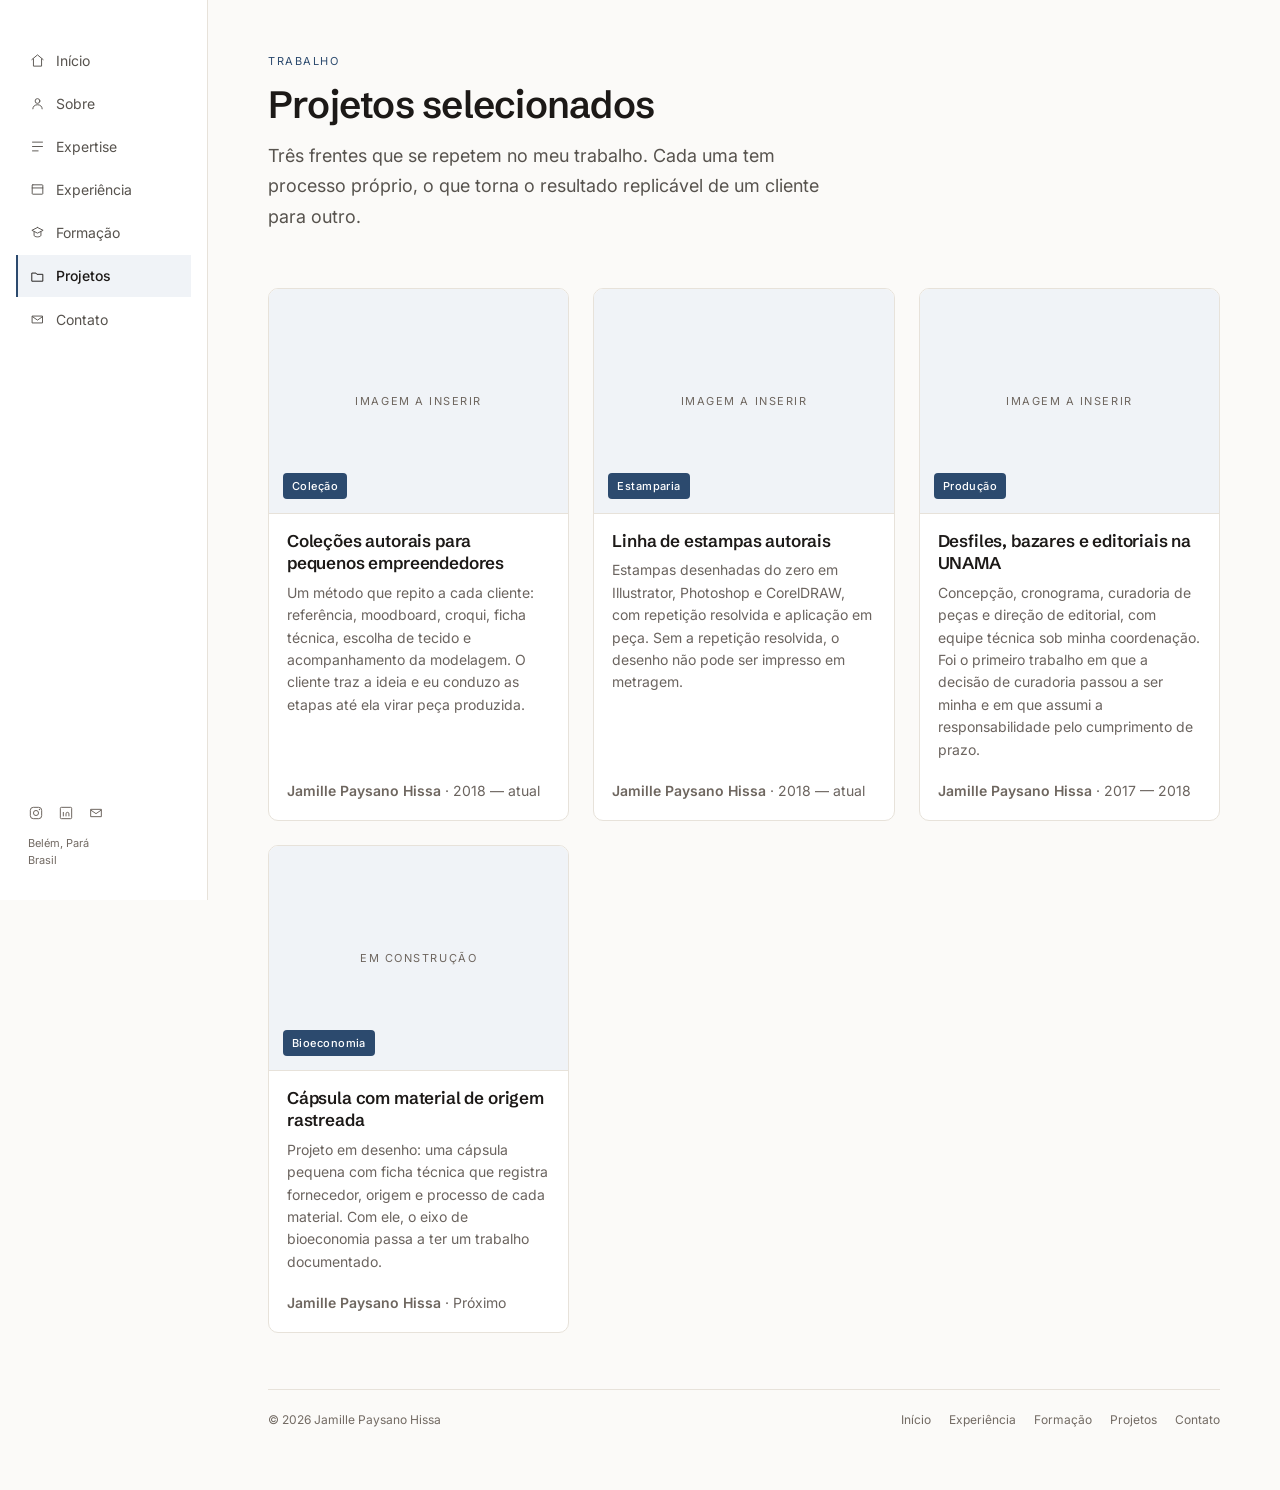
<file: pages/projetos.html>
<!DOCTYPE html>
<html lang="pt-BR">
<head>
<meta charset="UTF-8">
<meta name="viewport" content="width=device-width, initial-scale=1.0">
<title>Projetos | Jamille Paysano Hissa</title>
<meta name="description" content="Projetos selecionados de Jamille Paysano Hissa: coleção, estamparia e produção de moda.">
<link rel="preconnect" href="https://fonts.googleapis.com">
<link rel="preconnect" href="https://fonts.gstatic.com" crossorigin>
<link href="https://fonts.googleapis.com/css2?family=Schibsted+Grotesk:wght@400;500;600;700&amp;family=Inter:wght@400;500;600&amp;display=swap" rel="stylesheet">
<link rel="stylesheet" href="../css/styles.css">
</head>
<body>

<div class="shell">
  <aside class="sidebar">
    <div class="topbar">
      <a class="brand" href="../index.html">
        <span class="brand-mark">Jamille<span>.</span></span>
        <span class="brand-sub">Moda &amp; Gestão</span>
      </a>
      <button class="nav-toggle" aria-label="Abrir menu" aria-expanded="false" aria-controls="nav">
        <svg viewBox="0 0 24 24" aria-hidden="true"><path d="M4 7h16M4 12h16M4 17h16"/></svg>
      </button>
    </div>

    <ul class="nav" id="nav">
      <li><a href="../index.html"><svg viewBox="0 0 24 24" aria-hidden="true"><path d="M3 10.5 12 3l9 7.5"/><path d="M5.5 9.5V21h13V9.5"/></svg>Início</a></li>
      <li><a href="sobre.html"><svg viewBox="0 0 24 24" aria-hidden="true"><circle cx="12" cy="8" r="3.8"/><path d="M4.5 20.5c0-4.1 3.4-6.5 7.5-6.5s7.5 2.4 7.5 6.5"/></svg>Sobre</a></li>
      <li><a href="expertise.html"><svg viewBox="0 0 24 24" aria-hidden="true"><path d="M4 5h16M4 12h16M4 19h9"/></svg>Expertise</a></li>
      <li><a href="experiencia.html"><svg viewBox="0 0 24 24" aria-hidden="true"><rect x="3.5" y="4.5" width="17" height="15" rx="1"/><path d="M3.5 9.5h17"/></svg>Experiência</a></li>
      <li><a href="formacao.html"><svg viewBox="0 0 24 24" aria-hidden="true"><path d="M12 4 3 8.5l9 4.5 9-4.5L12 4Z"/><path d="M6.5 11v5.5c0 1.4 2.5 2.5 5.5 2.5s5.5-1.1 5.5-2.5V11"/></svg>Formação</a></li>
      <li><a href="projetos.html" class="active" aria-current="page"><svg viewBox="0 0 24 24" aria-hidden="true"><path d="M3.5 6.5h6l1.5 2h9.5v11h-17z"/></svg>Projetos</a></li>
      <li><a href="contato.html"><svg viewBox="0 0 24 24" aria-hidden="true"><path d="M4 6.5h16v11H4z"/><path d="m4 7.5 8 5.5 8-5.5"/></svg>Contato</a></li>
    </ul>

    <div class="sidebar-foot">
      <div class="social">
        <a href="https://www.instagram.com/jamillepaysano.stylist/" target="_blank" rel="noopener" aria-label="Instagram"><svg viewBox="0 0 24 24"><rect x="3.5" y="3.5" width="17" height="17" rx="4.5"/><circle cx="12" cy="12" r="3.8"/><circle cx="17.2" cy="6.8" r="1" fill="currentColor" stroke="none"/></svg></a>
        <a href="https://www.linkedin.com/in/jamillepaysano/" target="_blank" rel="noopener" aria-label="LinkedIn"><svg viewBox="0 0 24 24"><rect x="3.5" y="3.5" width="17" height="17" rx="1.5"/><path d="M8 10.5v6.5M8 7.4v.1M12 17v-3.8a2.2 2.2 0 0 1 4.4 0V17"/></svg></a>
        <a href="mailto:jamillepaysano@gmail.com" aria-label="E-mail"><svg viewBox="0 0 24 24"><path d="M4 6.5h16v11H4z"/><path d="m4 7.5 8 5.5 8-5.5"/></svg></a>
      </div>
      <p class="sidebar-base">Belém, Pará<br>Brasil</p>
    </div>
  </aside>

  <main class="content">
    <section class="page-head">
      <p class="eyebrow">Trabalho</p>
      <h1 class="display">Projetos selecionados</h1>
      <p class="lede">Três frentes que se repetem no meu trabalho. Cada uma tem processo próprio, o que torna o resultado replicável de um cliente para outro.</p>
    </section>

    <section class="block">
      <div class="projects reveal">
        <article class="project">
          <div class="project-canvas">
            <!-- SUBSTITUIR: imagem em assets/images/ -->
            <span>Imagem a inserir</span>
            <p class="project-tag">Coleção</p>
          </div>
          <div class="project-body">
            <h3>Coleções autorais para pequenos empreendedores</h3>
            <p>Um método que repito a cada cliente: referência, moodboard, croqui, ficha técnica, escolha de tecido e acompanhamento da modelagem. O cliente traz a ideia e eu conduzo as etapas até ela virar peça produzida.</p>
            <p class="project-meta"><b>Jamille Paysano Hissa</b> · 2018 — atual</p>
          </div>
        </article>
        <article class="project">
          <div class="project-canvas">
            <!-- SUBSTITUIR: imagem em assets/images/ -->
            <span>Imagem a inserir</span>
            <p class="project-tag">Estamparia</p>
          </div>
          <div class="project-body">
            <h3>Linha de estampas autorais</h3>
            <p>Estampas desenhadas do zero em Illustrator, Photoshop e CorelDRAW, com repetição resolvida e aplicação em peça. Sem a repetição resolvida, o desenho não pode ser impresso em metragem.</p>
            <p class="project-meta"><b>Jamille Paysano Hissa</b> · 2018 — atual</p>
          </div>
        </article>
        <article class="project">
          <div class="project-canvas">
            <!-- SUBSTITUIR: imagem em assets/images/ -->
            <span>Imagem a inserir</span>
            <p class="project-tag">Produção</p>
          </div>
          <div class="project-body">
            <h3>Desfiles, bazares e editoriais na UNAMA</h3>
            <p>Concepção, cronograma, curadoria de peças e direção de editorial, com equipe técnica sob minha coordenação. Foi o primeiro trabalho em que a decisão de curadoria passou a ser minha e em que assumi a responsabilidade pelo cumprimento de prazo.</p>
            <p class="project-meta"><b>Jamille Paysano Hissa</b> · 2017 — 2018</p>
          </div>
        </article>
        <article class="project">
          <div class="project-canvas">
            <!-- SUBSTITUIR: imagem em assets/images/ -->
            <span>Em construção</span>
            <p class="project-tag">Bioeconomia</p>
          </div>
          <div class="project-body">
            <h3>Cápsula com material de origem rastreada</h3>
            <p>Projeto em desenho: uma cápsula pequena com ficha técnica que registra fornecedor, origem e processo de cada material. Com ele, o eixo de bioeconomia passa a ter um trabalho documentado.</p>
            <p class="project-meta"><b>Jamille Paysano Hissa</b> · Próximo</p>
          </div>
        </article>
      </div>
    </section>

    <div class="foot">
      <span>© <span data-year></span> Jamille Paysano Hissa</span>
      <div class="foot-links">
        <a href="../index.html">Início</a>
        <a href="experiencia.html">Experiência</a>
        <a href="formacao.html">Formação</a>
        <a href="projetos.html">Projetos</a>
        <a href="contato.html">Contato</a>
      </div>
    </div>
  </main>
</div>

<script src="../js/script.js"></script>
</body>
</html>
</file>
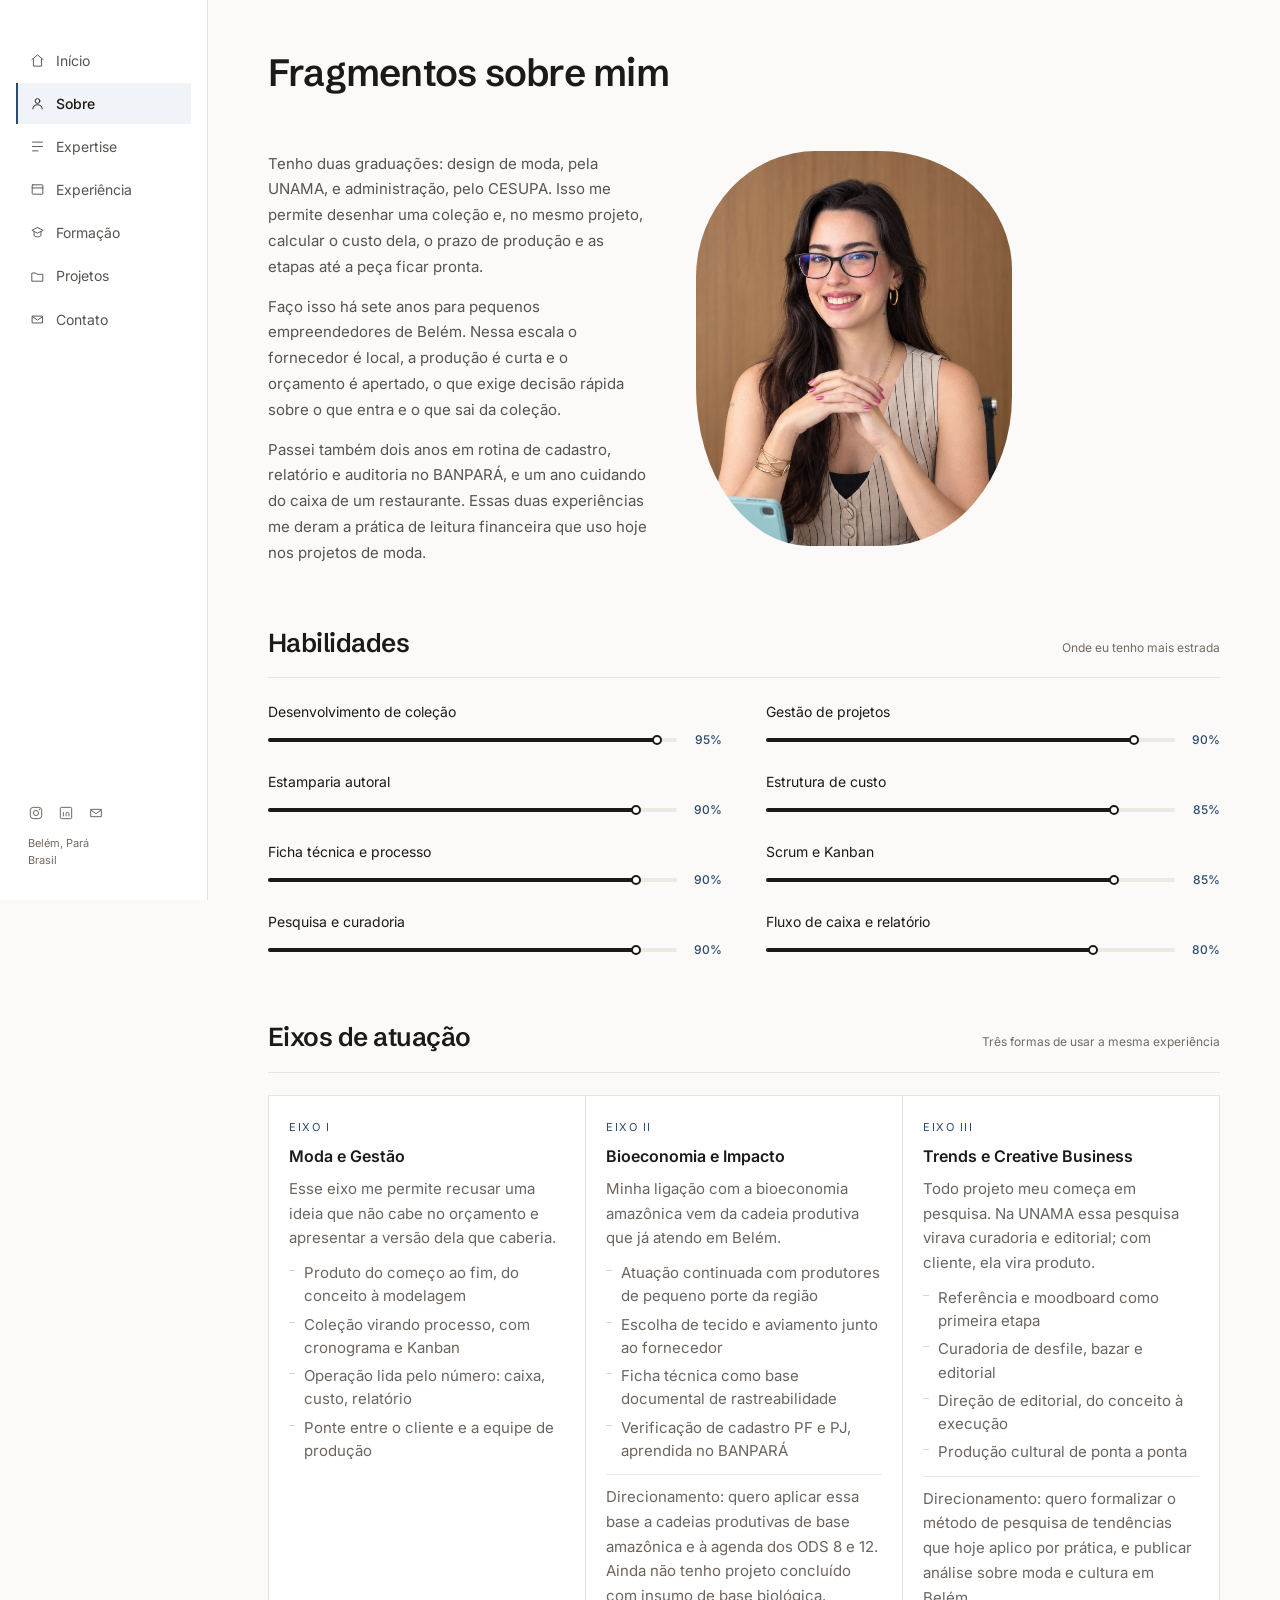
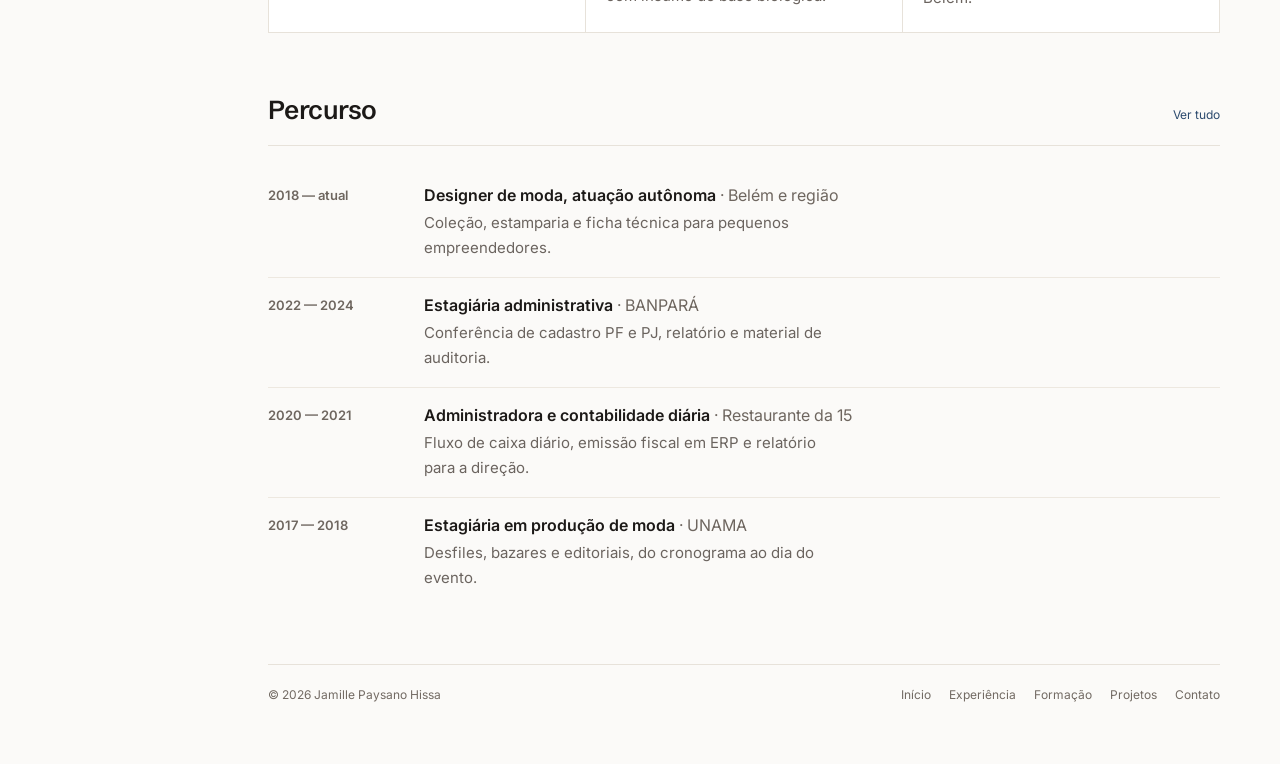
<file: pages/sobre.html>
<!DOCTYPE html>
<html lang="pt-BR">
<head>
<meta charset="UTF-8">
<meta name="viewport" content="width=device-width, initial-scale=1.0">
<title>Sobre | Jamille Paysano Hissa</title>
<meta name="description" content="Duas formacoes, um projeto so: designer de moda e administradora em Belem do Para.">
<link rel="preconnect" href="https://fonts.googleapis.com">
<link rel="preconnect" href="https://fonts.gstatic.com" crossorigin>
<link href="https://fonts.googleapis.com/css2?family=Schibsted+Grotesk:wght@400;500;600;700&amp;family=Inter:wght@400;500;600&amp;display=swap" rel="stylesheet">
<link rel="stylesheet" href="../css/styles.css">
</head>
<body>

<div class="shell">
  <aside class="sidebar">
    <div class="topbar">
      <a class="brand" href="../index.html">
        <span class="brand-mark">Jamille<span>.</span></span>
        <span class="brand-sub">Moda &amp; Gestão</span>
      </a>
      <button class="nav-toggle" aria-label="Abrir menu" aria-expanded="false" aria-controls="nav">
        <svg viewBox="0 0 24 24" aria-hidden="true"><path d="M4 7h16M4 12h16M4 17h16"/></svg>
      </button>
    </div>

    <ul class="nav" id="nav">
      <li><a href="../index.html"><svg viewBox="0 0 24 24" aria-hidden="true"><path d="M3 10.5 12 3l9 7.5"/><path d="M5.5 9.5V21h13V9.5"/></svg>Início</a></li>
      <li><a href="sobre.html" class="active" aria-current="page"><svg viewBox="0 0 24 24" aria-hidden="true"><circle cx="12" cy="8" r="3.8"/><path d="M4.5 20.5c0-4.1 3.4-6.5 7.5-6.5s7.5 2.4 7.5 6.5"/></svg>Sobre</a></li>
      <li><a href="expertise.html"><svg viewBox="0 0 24 24" aria-hidden="true"><path d="M4 5h16M4 12h16M4 19h9"/></svg>Expertise</a></li>
      <li><a href="experiencia.html"><svg viewBox="0 0 24 24" aria-hidden="true"><rect x="3.5" y="4.5" width="17" height="15" rx="1"/><path d="M3.5 9.5h17"/></svg>Experiência</a></li>
      <li><a href="formacao.html"><svg viewBox="0 0 24 24" aria-hidden="true"><path d="M12 4 3 8.5l9 4.5 9-4.5L12 4Z"/><path d="M6.5 11v5.5c0 1.4 2.5 2.5 5.5 2.5s5.5-1.1 5.5-2.5V11"/></svg>Formação</a></li>
      <li><a href="projetos.html"><svg viewBox="0 0 24 24" aria-hidden="true"><path d="M3.5 6.5h6l1.5 2h9.5v11h-17z"/></svg>Projetos</a></li>
      <li><a href="contato.html"><svg viewBox="0 0 24 24" aria-hidden="true"><path d="M4 6.5h16v11H4z"/><path d="m4 7.5 8 5.5 8-5.5"/></svg>Contato</a></li>
    </ul>

    <div class="sidebar-foot">
      <div class="social">
        <a href="https://www.instagram.com/jamillepaysano.stylist/" target="_blank" rel="noopener" aria-label="Instagram"><svg viewBox="0 0 24 24"><rect x="3.5" y="3.5" width="17" height="17" rx="4.5"/><circle cx="12" cy="12" r="3.8"/><circle cx="17.2" cy="6.8" r="1" fill="currentColor" stroke="none"/></svg></a>
        <a href="https://www.linkedin.com/in/jamillepaysano/" target="_blank" rel="noopener" aria-label="LinkedIn"><svg viewBox="0 0 24 24"><rect x="3.5" y="3.5" width="17" height="17" rx="1.5"/><path d="M8 10.5v6.5M8 7.4v.1M12 17v-3.8a2.2 2.2 0 0 1 4.4 0V17"/></svg></a>
        <a href="mailto:jamillepaysano@gmail.com" aria-label="E-mail"><svg viewBox="0 0 24 24"><path d="M4 6.5h16v11H4z"/><path d="m4 7.5 8 5.5 8-5.5"/></svg></a>
      </div>
      <p class="sidebar-base">Belém, Pará<br>Brasil</p>
    </div>
  </aside>

  <main class="content">
    <section class="page-head">
      <h1 class="display">Fragmentos sobre mim</h1>
    </section>

    <!-- SOBRE -->
    <section class="block">

      <div class="two-col">
        <div class="prose reveal">
          <p>
            Tenho duas graduações: design de moda, pela UNAMA, e administração, pelo CESUPA.
            Isso me permite desenhar uma coleção e, no mesmo projeto, calcular o custo dela,
            o prazo de produção e as etapas até a peça ficar pronta.
          </p>
          <p>
            Faço isso há sete anos para pequenos empreendedores de Belém. Nessa escala o
            fornecedor é local, a produção é curta e o orçamento é apertado, o que exige
            decisão rápida sobre o que entra e o que sai da coleção.
          </p>
          <p>
            Passei também dois anos em rotina de cadastro, relatório e auditoria no BANPARÁ,
            e um ano cuidando do caixa de um restaurante. Essas duas experiências me deram a
            prática de leitura financeira que uso hoje nos projetos de moda.
          </p>
        </div>

        <div class="reveal">
          <img class="portrait portrait--about" src="../assets/images/jamille-retrato.jpg"
               alt="Jamille Paysano Hissa sentada à mesa de trabalho, sorrindo, com um tablet à frente"
               width="1200" height="1800" loading="lazy" decoding="async">
        </div>
      </div>
    </section>

    <!-- HABILIDADES -->
    <section class="block">
      <div class="block-head">
        <h2 class="block-title">Habilidades</h2>
        <span class="block-note">Onde eu tenho mais estrada</span>
      </div>
      <dl class="skills-bars reveal">
        <div class="skill-bar">
          <dt>Desenvolvimento de coleção</dt>
          <dd><span class="bar" style="--pct:95%"><i></i></span><b>95%</b></dd>
        </div>
        <div class="skill-bar">
          <dt>Gestão de projetos</dt>
          <dd><span class="bar" style="--pct:90%"><i></i></span><b>90%</b></dd>
        </div>
        <div class="skill-bar">
          <dt>Estamparia autoral</dt>
          <dd><span class="bar" style="--pct:90%"><i></i></span><b>90%</b></dd>
        </div>
        <div class="skill-bar">
          <dt>Estrutura de custo</dt>
          <dd><span class="bar" style="--pct:85%"><i></i></span><b>85%</b></dd>
        </div>
        <div class="skill-bar">
          <dt>Ficha técnica e processo</dt>
          <dd><span class="bar" style="--pct:90%"><i></i></span><b>90%</b></dd>
        </div>
        <div class="skill-bar">
          <dt>Scrum e Kanban</dt>
          <dd><span class="bar" style="--pct:85%"><i></i></span><b>85%</b></dd>
        </div>
        <div class="skill-bar">
          <dt>Pesquisa e curadoria</dt>
          <dd><span class="bar" style="--pct:90%"><i></i></span><b>90%</b></dd>
        </div>
        <div class="skill-bar">
          <dt>Fluxo de caixa e relatório</dt>
          <dd><span class="bar" style="--pct:80%"><i></i></span><b>80%</b></dd>
        </div>
      </dl>
    </section>

    <!-- EIXOS -->
    <section class="block" id="eixos">
      <div class="block-head">
        <h2 class="block-title">Eixos de atuação</h2>
        <span class="block-note">Três formas de usar a mesma experiência</span>
      </div>
      <div class="axes reveal">
        <article class="axis">
          <span class="axis-n">Eixo i</span>
          <h3>Moda e Gestão</h3>
          <p>Esse eixo me permite recusar uma ideia que não cabe no orçamento e apresentar a versão dela que caberia.</p>
          <ul>
            <li>Produto do começo ao fim, do conceito à modelagem</li>
            <li>Coleção virando processo, com cronograma e Kanban</li>
            <li>Operação lida pelo número: caixa, custo, relatório</li>
            <li>Ponte entre o cliente e a equipe de produção</li>
          </ul>
        </article>
        <article class="axis">
          <span class="axis-n">Eixo ii</span>
          <h3>Bioeconomia e Impacto</h3>
          <p>Minha ligação com a bioeconomia amazônica vem da cadeia produtiva que já atendo em Belém.</p>
          <ul>
            <li>Atuação continuada com produtores de pequeno porte da região</li>
            <li>Escolha de tecido e aviamento junto ao fornecedor</li>
            <li>Ficha técnica como base documental de rastreabilidade</li>
            <li>Verificação de cadastro PF e PJ, aprendida no BANPARÁ</li>
          </ul>
          <p class="axis-note">Direcionamento: quero aplicar essa base a cadeias produtivas de base amazônica e à agenda dos ODS 8 e 12. Ainda não tenho projeto concluído com insumo de base biológica.</p>
        </article>
        <article class="axis">
          <span class="axis-n">Eixo iii</span>
          <h3>Trends e Creative Business</h3>
          <p>Todo projeto meu começa em pesquisa. Na UNAMA essa pesquisa virava curadoria e editorial; com cliente, ela vira produto.</p>
          <ul>
            <li>Referência e moodboard como primeira etapa</li>
            <li>Curadoria de desfile, bazar e editorial</li>
            <li>Direção de editorial, do conceito à execução</li>
            <li>Produção cultural de ponta a ponta</li>
          </ul>
          <p class="axis-note">Direcionamento: quero formalizar o método de pesquisa de tendências que hoje aplico por prática, e publicar análise sobre moda e cultura em Belém.</p>
        </article>
      </div>
    </section>

    <!-- PERCURSO -->
    <section class="block">
      <div class="block-head">
        <h2 class="block-title">Percurso</h2>
        <span class="block-note"><a href="experiencia.html">Ver tudo</a></span>
      </div>

      <div class="entries reveal">
        <article class="entry">
          <div class="entry-date">2018 — atual</div>
          <div class="entry-body">
            <h3>Designer de moda, atuação autônoma <span class="entry-org">· Belém e região</span></h3>
            <p>Coleção, estamparia e ficha técnica para pequenos empreendedores.</p>
          </div>
        </article>
        <article class="entry">
          <div class="entry-date">2022 — 2024</div>
          <div class="entry-body">
            <h3>Estagiária administrativa <span class="entry-org">· BANPARÁ</span></h3>
            <p>Conferência de cadastro PF e PJ, relatório e material de auditoria.</p>
          </div>
        </article>
        <article class="entry">
          <div class="entry-date">2020 — 2021</div>
          <div class="entry-body">
            <h3>Administradora e contabilidade diária <span class="entry-org">· Restaurante da 15</span></h3>
            <p>Fluxo de caixa diário, emissão fiscal em ERP e relatório para a direção.</p>
          </div>
        </article>
        <article class="entry">
          <div class="entry-date">2017 — 2018</div>
          <div class="entry-body">
            <h3>Estagiária em produção de moda <span class="entry-org">· UNAMA</span></h3>
            <p>Desfiles, bazares e editoriais, do cronograma ao dia do evento.</p>
          </div>
        </article>
      </div>
    </section>
    <div class="foot">
      <span>© <span data-year></span> Jamille Paysano Hissa</span>
      <div class="foot-links">
        <a href="../index.html">Início</a>
        <a href="experiencia.html">Experiência</a>
        <a href="formacao.html">Formação</a>
        <a href="projetos.html">Projetos</a>
        <a href="contato.html">Contato</a>
      </div>
    </div>
  </main>
</div>

<script src="../js/script.js"></script>
</body>
</html>
</file>
<file: css/styles.css>
/* ============================================================
   Jamille Paysano Hissa — identidade visual
   Estrutura: menu lateral fixo, ficha rótulo+valor, cards em grade.
   Schibsted Grotesk no display, Inter no corpo. Azul-ardósia como accent.
   ============================================================ */

:root{
  --bg:#FBFAF8;
  --surface:#FFFFFF;
  --ink:#1C1917;
  --ink-2:#57534E;
  /* Contraste medido sobre --bg: ink-3 5.9:1, muted 5.4:1, faint 5.1:1.
     Os três passam no AA (4.5:1) em texto pequeno — inclusive rótulo
     e legenda, que são texto de leitura, não decoração. O --faint é
     medido também sobre --clay-wash (4.8:1), que é fundo de card. */
  --ink-3:#6B645F;
  --muted:#6E665F;
  --faint:#726A63;
  --line:#E7E2DA;
  --line-2:#EDE8E0;

  /* Accent: azul-ardósia. Azul lê como gestão/corporativo; o tom
     acinzentado evita o azul-genérico e conversa com o fundo quente.
     8.7:1 sobre --bg e 9.1:1 para branco sobre ele. */
  --clay:#2C4A6E;
  --clay-deep:#1E3550;
  --clay-line:#CFD8E4;
  --clay-wash:#F0F3F7;

  /* Display: grotesca de jornal — formal e sóbria, com terminações retas.
     O nome do token segue --serif para não espalhar a troca pelo CSS. */
  --serif:'Schibsted Grotesk',-apple-system,BlinkMacSystemFont,'Segoe UI',Arial,sans-serif;
  --sans:Inter,-apple-system,BlinkMacSystemFont,'Segoe UI','Helvetica Neue',Arial,sans-serif;

  --nav-w:208px;
  --pad-x:60px;

  /* Largura de leitura. Medido no browser: o "0" da Inter é mais estreito
     que a média das minúsculas, então 1ch rende ~1.75 caractere real.
     --measure dá ~66 caracteres por linha (prosa corrida);
     --measure-2 dá ~54, para texto curto dentro de grade. */
  --measure:38ch;
  --measure-2:46ch;
}

*,*::before,*::after{box-sizing:border-box;margin:0;padding:0}

html{font-size:16px;scroll-behavior:smooth}

body{
  font-family:var(--sans);
  background:var(--bg);
  color:var(--ink);
  font-size:16px;
  line-height:1.65;
  -webkit-font-smoothing:antialiased;
}

img{max-width:100%;height:auto;display:block}
a{color:var(--clay);text-decoration:none;transition:color .18s ease}
a:hover{color:var(--clay-deep)}

/* ---------- tipografia ---------- */

/* Peso 600 e entrelinha 1.12: numa sans o peso 400 do desenho serifado
   ficava sem presença, e 1.06 fechava demais as linhas sem as serifas
   para guiar o olho. O tracking negativo é mantido, mais suave. */
.display{
  font-family:var(--serif);
  font-weight:600;
  letter-spacing:-.02em;
  line-height:1.12;
}

.eyebrow{
  display:inline-flex;align-items:center;gap:7px;
  font-size:11px;letter-spacing:.14em;text-transform:uppercase;
  color:var(--clay);
}
.eyebrow--muted{color:var(--muted)}

.lede{font-size:18px;line-height:1.7;color:var(--ink-2);text-wrap:pretty;max-width:52ch}

/* ---------- layout base ---------- */

.shell{display:flex;min-height:100vh}

.content{
  flex-grow:1;min-width:0;
  margin-left:var(--nav-w);
  padding:52px var(--pad-x) 60px;
  display:flex;flex-direction:column;gap:56px;
}

/* ---------- menu lateral ---------- */

.sidebar{
  position:fixed;top:0;left:0;bottom:0;width:var(--nav-w);
  background:var(--surface);border-right:1px solid var(--line);
  padding:40px 0 32px;
  display:flex;flex-direction:column;gap:44px;
  z-index:900;
}

.brand{display:block;padding:0 28px;color:var(--ink)}
.brand:hover{color:var(--ink)}
.brand-mark{
  font-family:var(--serif);font-size:26px;font-weight:600;line-height:1;letter-spacing:-.02em;
  display:block;
}
/* sem itálico: o ponto inclinado era gesto de serifada e destoa numa
   grotesca formal. A cor do accent já basta para destacá-lo. */
.brand-mark span{color:var(--clay)}
.brand-sub{
  display:block;margin-top:8px;
  font-size:11px;letter-spacing:.16em;text-transform:uppercase;color:var(--muted);
}

.nav{display:flex;flex-direction:column;gap:2px;padding:0 16px;list-style:none}
.nav a{
  display:flex;align-items:center;gap:11px;
  padding:9px 12px;font-size:14px;color:var(--ink-2);
  border-left:2px solid transparent;transition:background .18s ease,color .18s ease;
}
.nav a:hover{background:var(--clay-wash);color:var(--ink)}
.nav a.active{background:var(--clay-wash);border-left-color:var(--clay);color:var(--ink);font-weight:500}
.nav svg{width:15px;height:15px;flex-shrink:0;stroke:currentColor;fill:none;stroke-width:1.5;stroke-linecap:round;stroke-linejoin:round}

.sidebar-foot{margin-top:auto;padding:0 28px;display:flex;flex-direction:column;gap:14px}
.social{display:flex;gap:14px}
.social a{color:var(--muted);display:flex}
.social a:hover{color:var(--clay)}
.social svg{width:16px;height:16px;stroke:currentColor;fill:none;stroke-width:1.5}
.sidebar-base{font-size:11px;color:var(--faint);line-height:1.5}

.nav-toggle{
  display:none;background:none;border:0;cursor:pointer;
  padding:6px;min-width:44px;min-height:44px;
  align-items:center;justify-content:center;
}
.nav-toggle svg{width:22px;height:22px;stroke:var(--ink);fill:none;stroke-width:1.5;stroke-linecap:round}
.topbar{display:none}

/* ---------- cabeçalho de apresentação ---------- */

/* Hero mais denso: retrato maior à esquerda, tudo (nome, lede, ficha e
   ações) empilhado à direita numa coluna só, resolvido em uma tela. */
.intro{display:flex;gap:48px;align-items:center}
.intro-aside{flex-shrink:0;width:296px;display:flex;flex-direction:column;gap:16px}
.intro-main{flex-grow:1;min-width:0;display:flex;flex-direction:column;gap:18px}

/* Recorte orgânico: cantos assimétricos tiram o peso do retângulo reto
   sem virar círculo, que cortaria demais o enquadramento da foto. */
.portrait{
  width:100%;height:344px;object-fit:cover;object-position:center 14%;
  filter:saturate(.94);
  border-radius:38% 42% 40% 36%/32% 30% 38% 40%;
}

/* Na coluna da página Sobre a largura é outra: altura fixa cortaria
   demais, então a proporção manda e a foto acompanha a coluna. */
.portrait--about{height:auto;aspect-ratio:4/5}

/* Selo sólido em vez de contorno: marca o hero com um bloco de cor,
   do jeito que o badge do topo funciona como carimbo. */
.status{
  align-self:flex-start;
  background:var(--clay);color:#fff;border:0;
  padding:5px 10px;
}
.status::before{
  content:"";width:5px;height:5px;border-radius:50%;background:#fff;
}

.intro-name{font-size:46px;margin-bottom:12px}
.intro-lede{max-width:52ch}

/* ficha rótulo + valor */
.spec{
  display:grid;grid-template-columns:repeat(2,minmax(0,1fr));gap:13px 36px;
  padding:18px 0;border-top:1px solid var(--line);border-bottom:1px solid var(--line);
}
.spec-row{display:flex;gap:9px;align-items:baseline;font-size:15px;line-height:1.5}
/* Marcador antes do rótulo: dá ritmo à lista sem precisar de borda. */
.spec-row dt{
  color:var(--muted);min-width:92px;flex-shrink:0;
  display:flex;align-items:baseline;gap:7px;
}
.spec-row dt::before{
  content:"";flex-shrink:0;
  width:5px;height:5px;border-radius:50%;
  border:1px solid var(--clay);
  transform:translateY(-1px);
}
.spec-row dd{color:var(--ink)}

/* ficha compacta da coluna do retrato */
.mini{display:flex;flex-direction:column;gap:7px}
.mini-row{
  display:flex;justify-content:space-between;gap:12px;font-size:13px;
  border-bottom:1px solid var(--line-2);padding-bottom:6px;
}
.mini-row:last-child{border-bottom:0;padding-bottom:0}
.mini-row dt{color:var(--muted)}
.mini-row dd{font-weight:500;text-align:right}

/* ---------- botões ---------- */

.actions{display:flex;gap:9px;flex-wrap:wrap}
.btn{
  display:inline-flex;align-items:center;gap:8px;
  font-size:15px;padding:10px 17px;border:1px solid transparent;
  transition:background .18s ease,border-color .18s ease,color .18s ease;
}
.btn svg{width:14px;height:14px;stroke:currentColor;fill:none;stroke-width:1.6;flex-shrink:0}
.btn-solid{background:var(--ink);color:var(--bg)}
.btn-solid:hover{background:var(--clay);color:var(--bg)}
.btn-ghost{background:var(--surface);border-color:#DDD6CC;color:var(--ink)}
.btn-ghost:hover{border-color:var(--ink);color:var(--ink)}

/* ---------- seções ---------- */

.block{display:flex;flex-direction:column;gap:22px}
.block-head{
  display:flex;align-items:baseline;justify-content:space-between;gap:16px;
  border-bottom:1px solid var(--line);padding-bottom:13px;
}
.block-title{font-family:var(--serif);font-size:26px;font-weight:600;letter-spacing:-.02em}
.block-note{font-size:12px;color:var(--faint)}
.block-note a{color:var(--clay)}

/* ---------- grade de cards ---------- */

.cards{
  display:grid;grid-template-columns:repeat(3,minmax(0,1fr));gap:1px;
  background:var(--line);border:1px solid var(--line);
}
.card{background:var(--surface);padding:22px 20px;display:flex;flex-direction:column;gap:10px}
.card svg{width:19px;height:19px;stroke:var(--clay);fill:none;stroke-width:1.4;stroke-linecap:round;stroke-linejoin:round}
.card h3{font-size:16px;font-weight:600;line-height:1.3}
.card p{font-size:15px;color:var(--ink-3);line-height:1.65}
.card-tag{font-size:11px;letter-spacing:.12em;text-transform:uppercase;color:var(--faint)}

/* ---------- lista de percurso / entradas ---------- */

.entries{display:flex;flex-direction:column}
.entry{
  display:grid;grid-template-columns:128px 1fr;gap:28px;
  padding:17px 0;border-bottom:1px solid var(--line-2);align-items:start;
}
.entry:last-child{border-bottom:0}
.entry-date{font-size:13px;font-weight:600;color:var(--muted)}
.entry-body{display:flex;flex-direction:column;gap:4px;min-width:0}
.entry-body h3{font-size:16px;font-weight:600;line-height:1.35}
/* nome da instituição é prova de credencial: precisa de contraste de corpo */
.entry-org{font-weight:400;color:var(--muted)}
.entry-body p{font-size:15px;color:var(--ink-3);line-height:1.65;max-width:var(--measure-2)}
.entry-body ul{list-style:none;display:flex;flex-direction:column;gap:5px;margin-top:4px;max-width:var(--measure-2)}
.entry-body li{
  font-size:15px;color:var(--ink-3);line-height:1.6;
  padding-left:15px;position:relative;
}
.entry-body li::before{
  content:"";position:absolute;left:0;top:.62em;
  width:6px;height:1px;background:var(--clay-line);
}

/* ---------- eixos ---------- */

.axes{display:grid;grid-template-columns:repeat(3,minmax(0,1fr));gap:1px;background:var(--line);border:1px solid var(--line)}
.axis{background:var(--surface);padding:22px 20px;display:flex;flex-direction:column;gap:10px}
.axis-n{font-size:11px;letter-spacing:.14em;text-transform:uppercase;color:var(--clay)}
.axis h3{font-size:16px;font-weight:600;line-height:1.3}
.axis>p{font-size:15px;color:var(--ink-3);line-height:1.65}
.axis ul{list-style:none;display:flex;flex-direction:column;gap:5px}
.axis li{font-size:15px;color:var(--ink-3);line-height:1.55;padding-left:15px;position:relative}
.axis li::before{content:"";position:absolute;left:0;top:.6em;width:6px;height:1px;background:var(--clay-line)}
.axis-note{
  margin-top:2px;padding-top:10px;border-top:1px solid var(--line-2);
  font-size:13px;color:var(--muted);line-height:1.55;
}

/* ---------- cabeçalho de página interna ---------- */

.page-head{display:flex;flex-direction:column;gap:14px}
.page-head h1{font-size:38px}
.page-head .lede{max-width:52ch}

/* ---------- projetos ---------- */

/* Cards soltos em tres colunas: cada um e um bloco proprio, com a
   imagem cheia no topo e a etiqueta de categoria sobre ela. */
.projects{
  display:grid;grid-template-columns:repeat(3,minmax(0,1fr));
  gap:24px;
}
.project{
  background:var(--surface);
  display:flex;flex-direction:column;
  border:1px solid var(--line);border-radius:10px;overflow:hidden;
  transition:border-color .2s ease,transform .2s ease;
}
.project:hover{border-color:var(--clay-line);transform:translateY(-2px)}

.project-canvas{
  position:relative;
  aspect-ratio:4/3;background:var(--clay-wash);
  display:flex;align-items:flex-end;
  border-bottom:1px solid var(--line);
}
.project-canvas img{width:100%;height:100%;object-fit:cover}
/* --faint passa sobre --bg, mas o canvas tem fundo --clay-wash, mais
   escuro: sobre ele o texto cai para 4.31:1 e reprova. Usa --muted. */
.project-canvas > span{
  position:absolute;inset:0;
  display:flex;align-items:center;justify-content:center;
  font-size:11px;letter-spacing:.14em;text-transform:uppercase;color:var(--muted);
}

/* Etiqueta sobre a imagem, no canto inferior esquerdo. */
.project-tag{
  position:absolute;left:14px;bottom:14px;z-index:1;
  background:var(--clay);color:#fff;
  font-size:11px;font-weight:500;letter-spacing:.04em;
  padding:4px 9px;border-radius:4px;
}

.project-body{padding:16px 18px 18px;display:flex;flex-direction:column;gap:7px;flex-grow:1}
.project-body h3{font-family:var(--serif);font-size:17px;font-weight:600;line-height:1.32;letter-spacing:-.01em}
.project-body p{font-size:14px;color:var(--ink-3);line-height:1.6}
/* Assinatura no rodape do card, como na referencia. */
.project-meta{
  margin-top:auto;padding-top:12px;
  font-size:12px;color:var(--faint);
}
.project-meta b{font-weight:600;color:var(--muted)}

/* ---------- contato ---------- */

.contact-grid{display:grid;grid-template-columns:repeat(2,minmax(0,1fr));gap:1px;background:var(--line);border:1px solid var(--line)}
.contact-cell{background:var(--surface);padding:20px;display:flex;flex-direction:column;gap:6px}
.contact-cell .eyebrow{color:var(--muted);font-size:11px}
.contact-cell a,.contact-cell p{font-size:15px}

/* ---------- competências ---------- */

.skills{display:flex;flex-direction:column}
.skill-row{
  display:grid;grid-template-columns:170px 1fr;gap:28px;
  padding:15px 0;border-bottom:1px solid var(--line-2);
}
.skill-row:last-child{border-bottom:0}
.skill-row dt{font-size:13px;font-weight:600;color:var(--muted)}
.skill-row dd{font-size:15px;color:var(--ink-3);line-height:1.65;max-width:var(--measure)}

/* ---------- barras de habilidade ---------- */

.skills-bars{
  display:grid;grid-template-columns:repeat(2,minmax(0,1fr));
  gap:20px 44px;
}
.skill-bar dt{
  font-size:14px;color:var(--ink);
  margin-bottom:7px;
}
.skill-bar dd{display:flex;align-items:center;gap:11px}

/* trilho e preenchimento; --pct vem inline em cada barra */
.bar{
  position:relative;flex:1;height:4px;
  background:var(--line-2);border-radius:2px;
}
.bar i{
  position:absolute;inset:0 auto 0 0;width:var(--pct);
  background:var(--ink);border-radius:2px;
}
/* marcador na ponta, como um cursor parado no valor */
.bar i::after{
  content:"";position:absolute;right:-5px;top:50%;
  width:10px;height:10px;margin-top:-5px;
  background:var(--surface);border:2px solid var(--ink);border-radius:50%;
}
.skill-bar b{
  font-size:12px;font-weight:500;color:var(--clay);
  min-width:34px;text-align:right;
}

/* ---------- citação ---------- */

.pull{
  font-family:var(--serif);font-size:20px;line-height:1.45;color:var(--ink);
  border-left:2px solid var(--clay);padding-left:18px;font-weight:500;
}
.pull-cap{margin-top:10px;font-size:11px;letter-spacing:.14em;text-transform:uppercase;color:var(--muted)}

/* ---------- prosa ---------- */

.prose{display:flex;flex-direction:column;gap:14px;max-width:var(--measure)}
.prose p{font-size:15px;color:var(--ink-2);line-height:1.72}
/* ".prose p" tem especificidade maior que ".prose-intro" sozinho, entao
   o tamanho da abertura era ignorado. Qualifica para empatar e vencer. */
.prose p.prose-intro{font-family:var(--serif);font-size:24px;font-weight:600;line-height:1.34;letter-spacing:-.015em;color:var(--ink);margin-bottom:2px}

/* A coluna do texto e dimensionada pelo proprio texto, nao por fracao:
   com 1.4fr ela media 737px enquanto a prosa, limitada pela medida de
   leitura, ocupava 384px — sobravam ~400px de vao ate a foto. */
.two-col{
  display:grid;
  grid-template-columns:minmax(0,var(--measure)) minmax(0,316px);
  gap:48px;align-items:start;justify-content:start;
}

/* ---------- rodapé ---------- */

.foot{
  display:flex;justify-content:space-between;align-items:center;gap:20px;flex-wrap:wrap;
  border-top:1px solid var(--line);padding-top:20px;
  font-size:12px;color:var(--faint);
}
.foot-links{display:flex;gap:18px}
.foot-links a{color:var(--faint)}
.foot-links a:hover{color:var(--clay)}

/* ---------- reveal ---------- */

.reveal{opacity:1;transform:none;transition:opacity .6s ease,transform .6s ease}
.js-reveal{opacity:0;transform:translateY(16px)}
.js-reveal.on{opacity:1;transform:translateY(0)}

/* ---------- responsivo ---------- */

@media(max-width:1080px){
  :root{--pad-x:40px}
  .cards,.axes,.projects{grid-template-columns:repeat(2,minmax(0,1fr))}
}

@media(max-width:860px){
  :root{--pad-x:20px}

  /* .shell e flex-row no desktop: no celular precisa empilhar,
     senao a barra lateral vira uma coluna estreita e o conteudo transborda */
  .shell{display:block}

  /* o menu lateral vira barra no topo */
  .sidebar{
    position:sticky;top:0;left:auto;bottom:auto;width:100%;
    flex-direction:column;gap:0;padding:0;
    border-right:0;border-bottom:1px solid var(--line);
  }
  .topbar{
    display:flex;align-items:center;justify-content:space-between;
    padding:16px 20px;
  }
  .brand{padding:0}
  .brand-mark{font-size:21px}
  .brand-sub{font-size:9px;margin-top:4px}
  /* flex, nao block: o alvo de 44px so centraliza o icone com flex */
  .nav-toggle{display:inline-flex}

  /* fechado precisa medir zero: o padding só entra com o estado aberto */
  .nav{
    max-height:0;overflow:hidden;padding:0 12px;
    transition:max-height .28s ease,padding .28s ease;
  }
  .nav.open{max-height:420px;padding:8px 12px 16px;border-top:1px solid var(--line-2)}
  .nav a{padding:12px;min-height:44px}
  .sidebar-foot{display:none}

  .content{margin-left:0;padding:26px var(--pad-x) 40px;gap:34px}

  /* stretch, nao center: empilhado, o align-items:center do desktop
     encolheria a coluna de texto em vez de ocupar a largura toda */
  .intro{flex-direction:column;gap:18px;align-items:stretch}
  .intro-aside{width:100%}
  .portrait{height:290px}
  /* a variante da pagina Sobre mantem a proporcao tambem no celular */
  .portrait--about{height:auto}
  .intro-name{font-size:34px}
  .page-head h1{font-size:30px}
  .spec{grid-template-columns:1fr;gap:9px}
  .two-col{grid-template-columns:1fr;gap:28px}

  .cards,.axes,.projects,.contact-grid,.skills-bars{grid-template-columns:1fr}
  .entry{grid-template-columns:1fr;gap:6px}
  .skill-row{grid-template-columns:1fr;gap:4px}

  /* alvo de toque confortável no celular */
  .actions{flex-direction:column}
  .btn{justify-content:center;padding:14px 18px;min-height:48px;font-size:15px}

  .foot{flex-direction:column;align-items:flex-start;gap:12px}
  .foot-links{flex-wrap:wrap;gap:14px}
}

/* ---------- cursor ---------- */

/* Dois circulos que seguem o mouse: um ponto solido, como a cabeca de um
   alfinete, e um anel que persegue com atraso, como a linha atras da
   agulha. O cursor do sistema fica: isso e camada decorativa, nunca a
   unica pista de onde esta o ponteiro. */
.cursor-dot,.cursor-ring{
  position:fixed;top:0;left:0;z-index:9999;
  pointer-events:none;border-radius:50%;
  opacity:0;transition:opacity .3s ease;
  will-change:transform;
}
.cursor-dot{
  width:6px;height:6px;margin:-3px 0 0 -3px;
  background:var(--clay);
}
.cursor-ring{
  width:30px;height:30px;margin:-15px 0 0 -15px;
  border:1px solid var(--clay-line);
  transition:opacity .3s ease,width .18s ease,height .18s ease,
             margin .18s ease,border-color .18s ease;
}
.cursor-on .cursor-dot,.cursor-on .cursor-ring{opacity:1}

/* Sobre algo clicavel o anel abre e escurece: confirma o alvo sem
   depender de cor no proprio elemento. */
.cursor-active .cursor-ring{
  width:46px;height:46px;margin:-23px 0 0 -23px;
  border-color:var(--clay);
}

/* Nada disso em telas de toque, que nao tem ponteiro. */
@media(hover:none),(pointer:coarse){
  .cursor-dot,.cursor-ring{display:none}
}

/* ---------- movimento reduzido ---------- */

/* Quem pediu menos animacao ve o conteudo direto, sem transicao e sem
   depender do observer. O scroll suave tambem sai: e movimento nao pedido. */
@media(prefers-reduced-motion:reduce){
  html{scroll-behavior:auto}
  *,*::before,*::after{
    animation-duration:.01ms!important;animation-iteration-count:1!important;
    transition-duration:.01ms!important;scroll-behavior:auto!important;
  }
  .js-reveal{opacity:1;transform:none}
  /* o cursor que persegue e movimento continuo: sai por completo */
  .cursor-dot,.cursor-ring{display:none}
}
</file>
